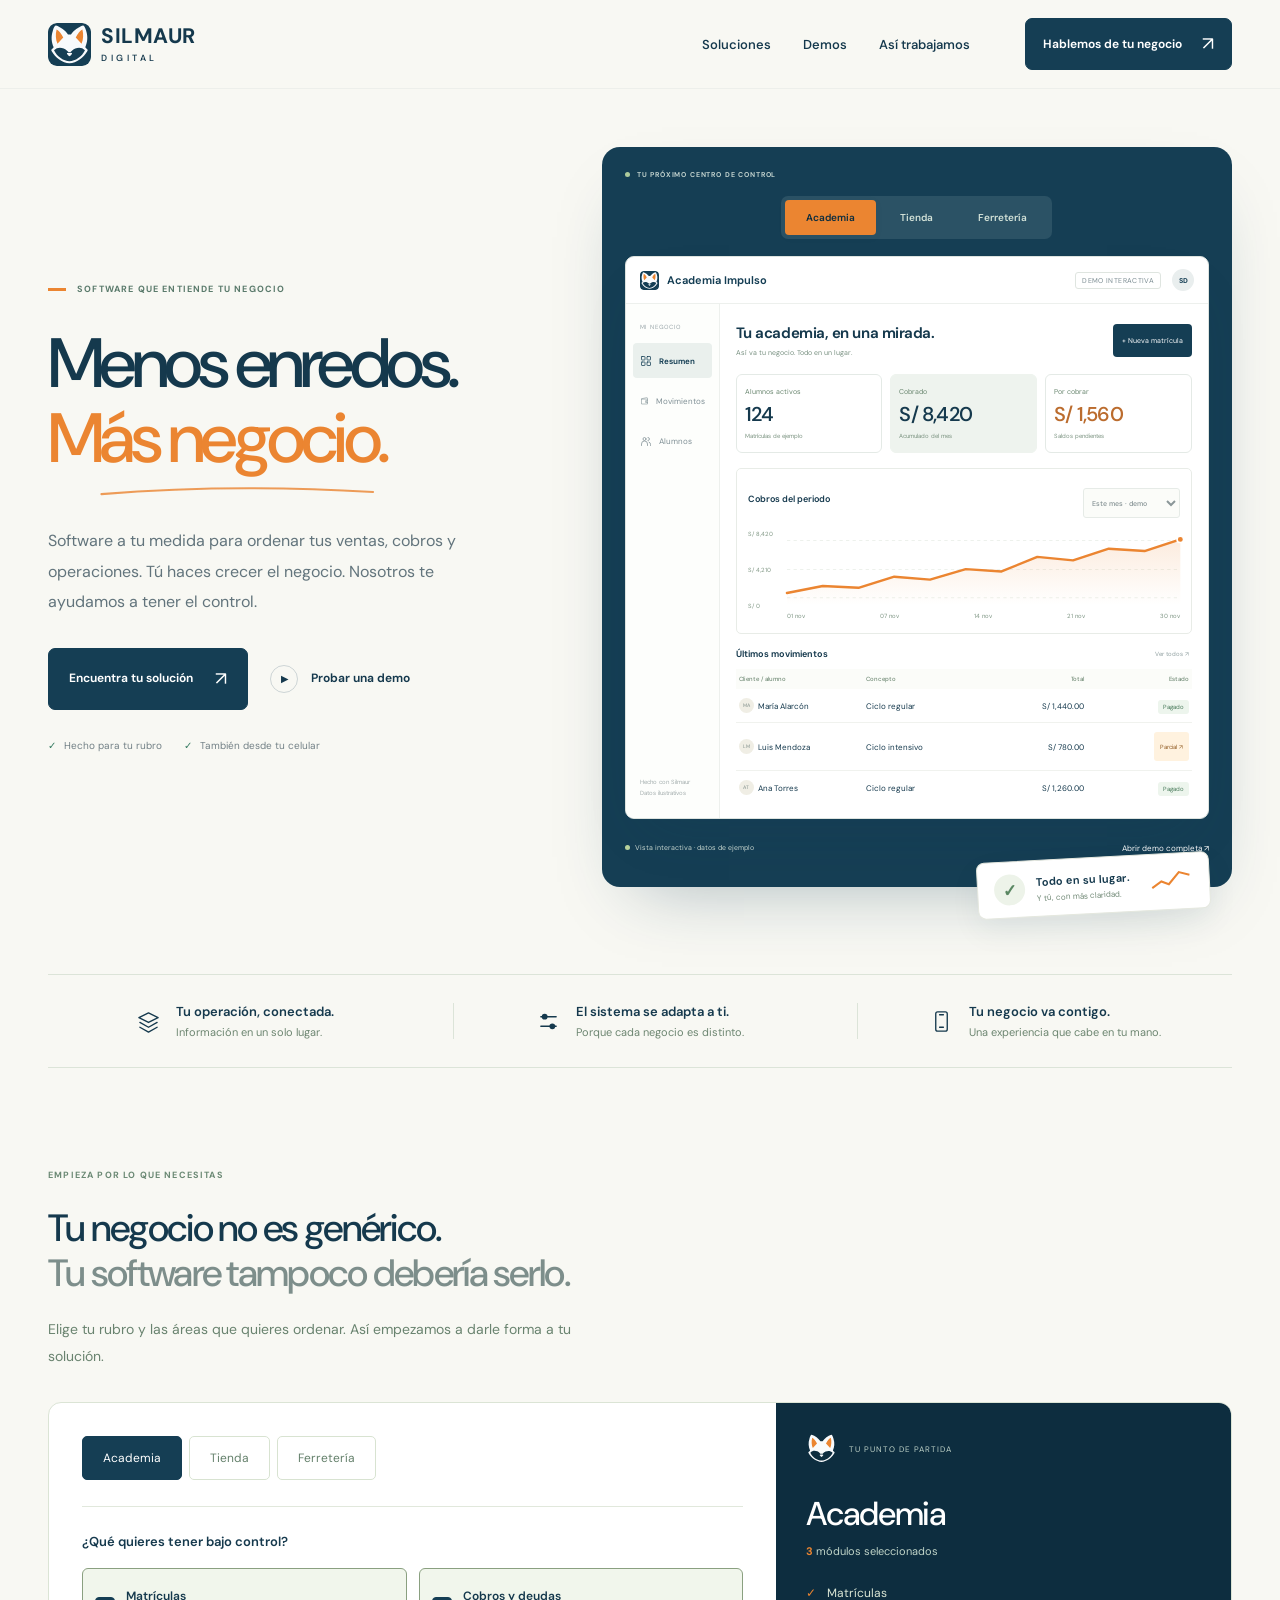
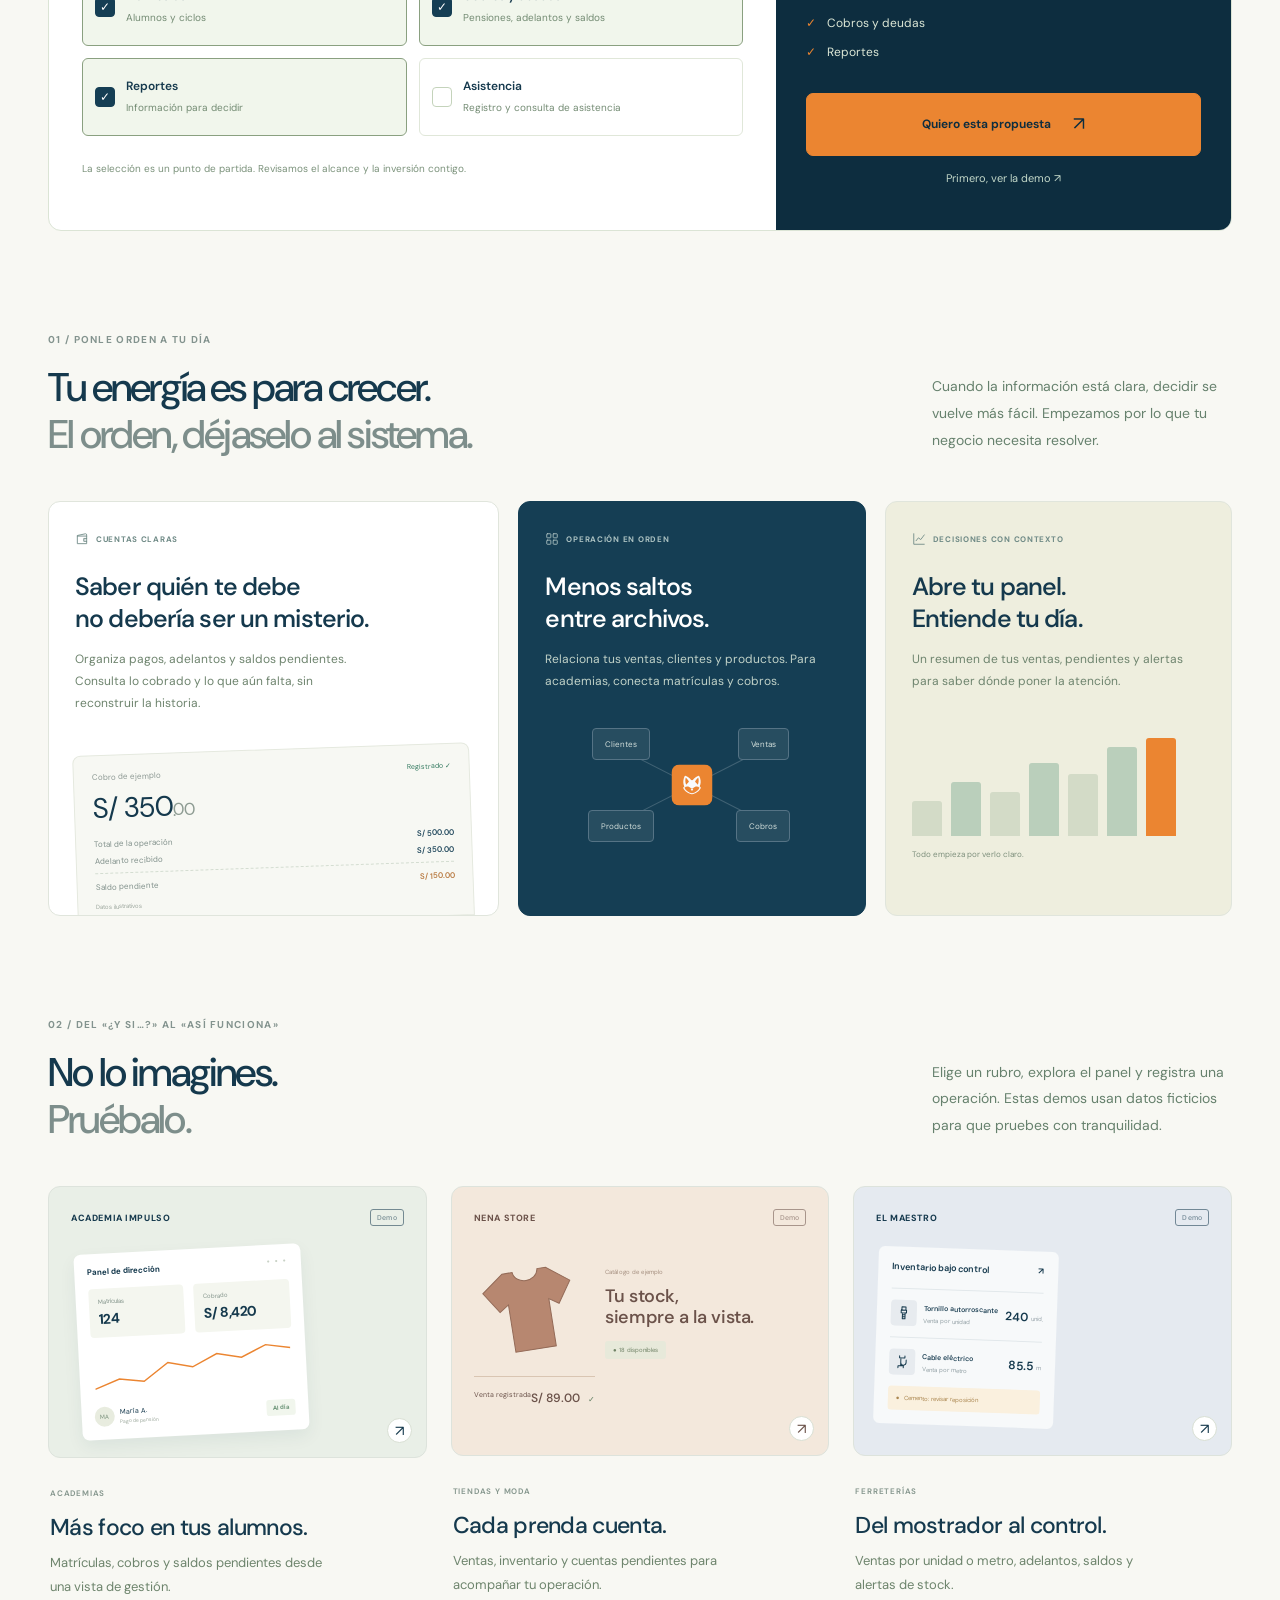
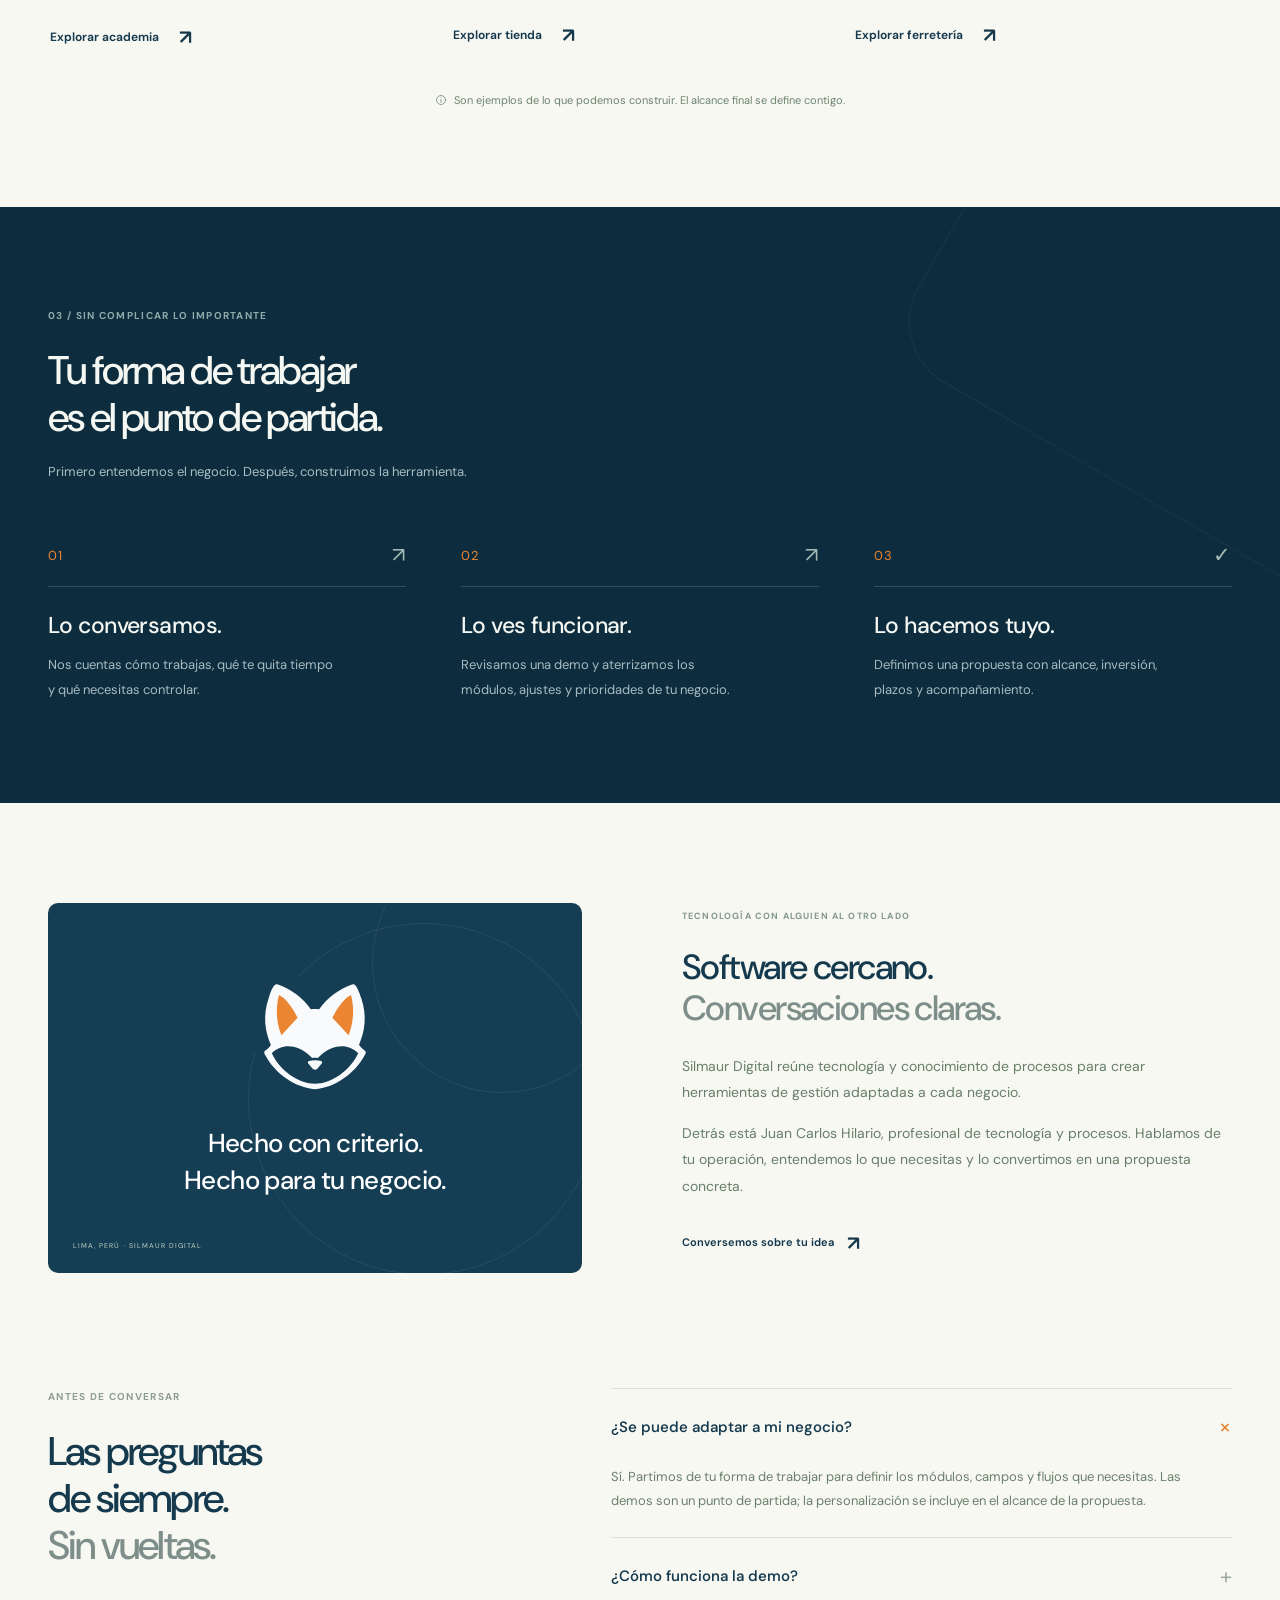
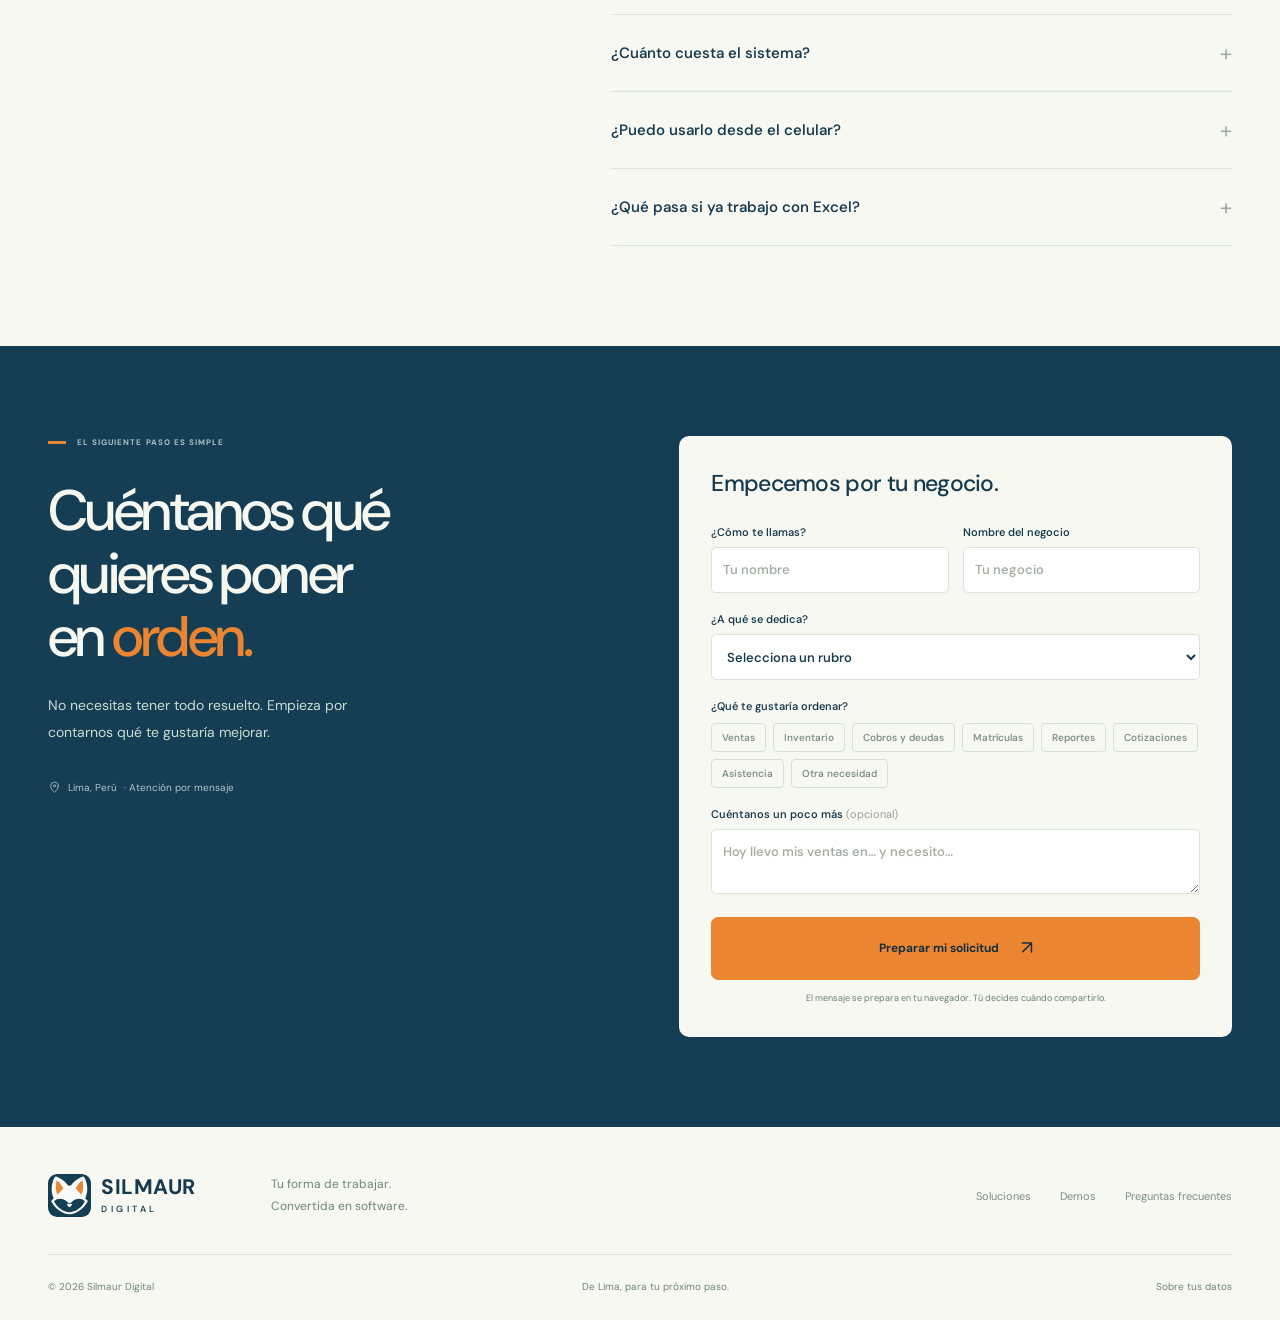
<file: Silmaur_Digital_Web_Completa/public_html/index.html>
<!doctype html>
<html lang="es">
<head>
  <meta charset="utf-8">
  <meta name="viewport" content="width=device-width, initial-scale=1">
  <meta name="theme-color" content="#153e54">
  <meta name="description" content="Software a tu medida para academias, tiendas y ferreterías. Explora las demos de Silmaur Digital y descubre una forma más clara de gestionar tu negocio.">
  <meta property="og:title" content="Silmaur Digital · Menos enredos. Más negocio.">
  <meta property="og:description" content="Tu forma de trabajar, convertida en software. Conoce nuestras demos interactivas.">
  <title>Silmaur Digital · Software a tu medida</title>
  <link rel="icon" href="assets/silmaur-symbol.svg" type="image/svg+xml">
  <link rel="preload" href="assets/dm-sans.ttf" as="font" type="font/ttf" crossorigin>
  <link rel="stylesheet" href="styles.css">
  <link rel="stylesheet" href="premium.css">
  <script src="config.js" defer>
</script>
  <script src="demo-engine.js" defer>
</script>
  <script src="app.js" defer>
</script>
  <script src="enhancements.js" defer>
</script>
</head>
<body>
  <div id="reading-progress" aria-hidden="true">
</div>
  <noscript>
<p class="noscript-note">Activa JavaScript para probar las demos y preparar tu solicitud.</p>
</noscript>
  <a class="skip-link" href="#contenido">Ir al contenido</a>
  <header class="site-header">
    <div class="container header-inner">
      <a class="brand" href="#inicio" aria-label="Silmaur Digital, inicio">
<img src="assets/silmaur-symbol.svg" alt="" width="43" height="43">
<span>SILMAUR<small>DIGITAL</small>
</span>
</a>
      <nav id="main-nav" aria-label="Navegación principal">
        <a href="#soluciones">Soluciones</a>
<a href="#demos">Demos</a>
<a href="#proceso">Así trabajamos</a>
      </nav>
      <a href="#contacto" class="button button-small header-cta">Hablemos de tu negocio <span aria-hidden="true">↗</span>
</a>
      <button class="menu-toggle" aria-controls="main-nav" aria-expanded="false" aria-label="Abrir menú">
<span>
</span>
<span>
</span>
</button>
    </div>
  </header>
  <main id="contenido">
    <section class="hero container" id="inicio">
      <div class="hero-copy">
        <p class="eyebrow">
<span>
</span> SOFTWARE QUE ENTIENDE TU NEGOCIO</p>
        <h1>
<span id="hero-headline">Menos enredos.</span>
<br>
<em id="hero-accent">Más negocio.</em>
<svg class="headline-stroke" viewBox="0 0 400 20" aria-hidden="true">
<path d="M5 13Q190 -2 393 10"/>
</svg>
</h1>
        <p class="hero-description">Software a tu medida para ordenar tus ventas, cobros y operaciones. Tú haces crecer el negocio. Nosotros te ayudamos a tener el control.</p>
        <div class="hero-actions">
<a class="button" href="#a-tu-medida">Encuentra tu solución <span aria-hidden="true">↗</span>
</a>
<a class="text-link" href="#demos">
<span class="play-icon" aria-hidden="true">▶</span> Probar una demo</a>
</div>
        <div class="hero-reassurance">
<span>
<i aria-hidden="true">✓</i> Hecho para tu rubro</span>
<span>
<i aria-hidden="true">✓</i> También desde tu celular</span>
</div>
      </div>
      <div class="hero-product">
        <div class="product-topline">
<span class="live-dot">
</span> TU PRÓXIMO CENTRO DE CONTROL <span class="tiny-arrow" aria-hidden="true">↙</span>
</div>
        <div class="sector-tabs" role="tablist" aria-label="Elige un negocio para la demo">
          <button role="tab" aria-selected="true" aria-controls="hero-app" id="tab-academia" data-sector="academia">Academia</button>
          <button role="tab" aria-selected="false" aria-controls="hero-app" id="tab-tienda" data-sector="tienda" tabindex="-1">Tienda</button>
          <button role="tab" aria-selected="false" aria-controls="hero-app" id="tab-ferreteria" data-sector="ferreteria" tabindex="-1">Ferretería</button>
        </div>
        <div id="hero-app" class="dashboard-app" role="tabpanel" aria-labelledby="tab-academia">
</div>
        <div class="product-footnote">
<span>
<span class="live-dot">
</span> Vista interactiva · datos de ejemplo</span>
<button id="open-hero-demo">Abrir demo completa ↗</button>
</div>
        <div class="floating-note" aria-hidden="true">
<span class="note-check">✓</span>
<div>Todo en su lugar.<small>Y tú, con más claridad.</small>
</div>
<svg viewBox="0 0 40 24">
<path d="m1 17 9-6 7 3 10-11 10 3"/>
</svg>
</div>
      </div>
    </section>
    <section class="clarity-strip container" aria-label="Beneficios">
      <div>
<span class="strip-icon" data-icon="layers">
</span>
<p>Tu operación, conectada.<small>Información en un solo lugar.</small>
</p>
</div>
      <div>
<span class="strip-icon" data-icon="sliders">
</span>
<p>El sistema se adapta a ti.<small>Porque cada negocio es distinto.</small>
</p>
</div>
      <div>
<span class="strip-icon" data-icon="phone">
</span>
<p>Tu negocio va contigo.<small>Una experiencia que cabe en tu mano.</small>
</p>
</div>
    </section>

    <section class="solution-builder container section-space" id="a-tu-medida">
      <div class="builder-intro reveal">
<p class="eyebrow">EMPIEZA POR LO QUE NECESITAS</p>
<h2>Tu negocio no es genérico.<br>
<span>Tu software tampoco debería serlo.</span>
</h2>
<p>Elige tu rubro y las áreas que quieres ordenar. Así empezamos a darle forma a tu solución.</p>
</div>
      <div class="builder-layout reveal">
        <div class="builder-controls">
<div id="solution-sectors" class="builder-sectors" role="group" aria-label="Rubro de la solución">
<button data-solution-sector="academia" aria-pressed="true">Academia</button>
<button data-solution-sector="tienda" aria-pressed="false">Tienda</button>
<button data-solution-sector="ferreteria" aria-pressed="false">Ferretería</button>
</div>
<fieldset class="module-fieldset">
<legend>¿Qué quieres tener bajo control?</legend>
<div id="solution-options" class="module-options">
</div>
</fieldset>
<p class="builder-caption">La selección es un punto de partida. Revisamos el alcance y la inversión contigo.</p>
</div>
        <aside class="solution-summary" aria-label="Tu selección de módulos">
<div class="summary-top">
<img src="assets/silmaur-symbol-white.svg" alt="" width="35" height="35">
<span>TU PUNTO DE PARTIDA</span>
</div>
<h3 id="solution-name">Academia</h3>
<p>
<strong id="solution-count">3</strong> módulos seleccionados</p>
<ul id="solution-list" aria-live="polite">
</ul>
<button class="button button-orange" id="solution-proposal">Quiero esta propuesta <span aria-hidden="true">↗</span>
</button>
<button class="summary-demo-link" id="solution-demo">Primero, ver la demo ↗</button>
</aside>
      </div>
    </section>
    <section class="solutions-section section-space" id="soluciones">
      <div class="container">
        <div class="section-intro reveal">
<p class="eyebrow">01 / PONLE ORDEN A TU DÍA</p>
<div class="split-heading">
<h2>Tu energía es para crecer.<br>
<span>El orden, déjaselo al sistema.</span>
</h2>
<p>Cuando la información está clara, decidir se vuelve más fácil. Empezamos por lo que tu negocio necesita resolver.</p>
</div>
</div>
        <div class="solutions-grid">
          <article class="solution-card solution-wide reveal">
<div class="card-eyebrow">
<span data-icon="wallet">
</span> CUENTAS CLARAS</div>
<h3>Saber quién te debe<br>no debería ser un misterio.</h3>
<p>Organiza pagos, adelantos y saldos pendientes. Consulta lo cobrado y lo que aún falta, sin reconstruir la historia.</p>
<div class="receipt-demo" aria-label="Ejemplo ilustrativo de saldo">
<div class="receipt-head">
<span>Cobro de ejemplo</span>
<span class="status-paid">Registrado <span aria-hidden="true">✓</span>
</span>
</div>
<div class="receipt-amount">S/ 350<span>.00</span>
</div>
<div class="receipt-lines">
<span>Total de la operación<strong>S/ 500.00</strong>
</span>
<span>Adelanto recibido<strong>S/ 350.00</strong>
</span>
<span class="receipt-balance">Saldo pendiente<strong>S/ 150.00</strong>
</span>
</div>
<small>Datos ilustrativos</small>
</div>
</article>
          <article class="solution-card solution-blue reveal">
<div class="card-eyebrow">
<span data-icon="grid">
</span> OPERACIÓN EN ORDEN</div>
<h3>Menos saltos<br>entre archivos.</h3>
<p>Relaciona tus ventas, clientes y productos. Para academias, conecta matrículas y cobros.</p>
<div class="connected-modules" aria-hidden="true">
<span>Clientes</span>
<span>Ventas</span>
<img src="assets/silmaur-symbol-white.svg" alt="">
<span>Productos</span>
<span>Cobros</span>
</div>
</article>
          <article class="solution-card solution-sand reveal">
<div class="card-eyebrow">
<span data-icon="chart">
</span> DECISIONES CON CONTEXTO</div>
<h3>Abre tu panel.<br>Entiende tu día.</h3>
<p>Un resumen de tus ventas, pendientes y alertas para saber dónde poner la atención.</p>
<div class="mini-bars" aria-hidden="true">
<i style="--bar:34%">
</i>
<i style="--bar:52%">
</i>
<i style="--bar:42%">
</i>
<i style="--bar:70%">
</i>
<i style="--bar:60%">
</i>
<i style="--bar:86%">
</i>
<i style="--bar:100%">
</i>
<span>Todo empieza por verlo claro.</span>
</div>
</article>
        </div>
      </div>
    </section>
    <section class="demos-section section-space container" id="demos">
      <div class="section-intro reveal">
<p class="eyebrow">02 / DEL «¿Y SI…?» AL «ASÍ FUNCIONA»</p>
<div class="split-heading">
<h2>No lo imagines.<br>
<span>Pruébalo.</span>
</h2>
<p>Elige un rubro, explora el panel y registra una operación. Estas demos usan datos ficticios para que pruebes con tranquilidad.</p>
</div>
</div>
      <div class="demo-grid">
        <article class="demo-card reveal">
<button class="demo-visual academy-visual" data-open-demo="academia" aria-label="Abrir demo de Academia Impulso">
<span class="visual-label">ACADEMIA IMPULSO <i>Demo</i>
</span>
<div class="mini-window">
<div class="mini-window-head">
<b>Panel de dirección</b>
<span>● ● ●</span>
</div>
<div class="mini-metrics">
<div>
<span>Matrículas</span>
<b>124</b>
</div>
<div>
<span>Cobrado</span>
<b>S/ 8,420</b>
</div>
</div>
<div class="mini-window-chart">
<svg viewBox="0 0 280 64" aria-hidden="true">
<path d="M0 56 35 43 70 48 105 23 140 31 175 14 210 21 245 5 280 11"/>
</svg>
</div>
<div class="mini-person">
<span>MA</span>
<div>María A.<small>Pago de pensión</small>
</div>
<b>Al día</b>
</div>
</div>
<span class="visual-open" aria-hidden="true">↗</span>
</button>
<div class="demo-card-copy">
<span class="tag">ACADEMIAS</span>
<h3>Más foco en tus alumnos.</h3>
<p>Matrículas, cobros y saldos pendientes desde una vista de gestión.</p>
<button class="text-link" data-open-demo="academia">Explorar academia <span aria-hidden="true">↗</span>
</button>
</div>
</article>
        <article class="demo-card reveal">
<button class="demo-visual store-visual" data-open-demo="tienda" aria-label="Abrir demo de NENA STORE">
<span class="visual-label">NENA STORE <i>Demo</i>
</span>
<div class="store-product">
<div class="shirt" aria-hidden="true">
<svg viewBox="0 0 140 140">
<path d="m43 20-28 21 18 27 12-8v61h52V60l12 8 18-27-28-21H88c-2 17-30 17-32 0Z"/>
</svg>
</div>
<div>
<span>Catálogo de ejemplo</span>
<b>Tu stock,<br>siempre a la vista.</b>
<span class="stock-chip">● 18 disponibles</span>
</div>
</div>
<div class="store-bottom">
<span>Venta registrada</span>
<strong>S/ 89.00 <i>✓</i>
</strong>
</div>
<span class="visual-open" aria-hidden="true">↗</span>
</button>
<div class="demo-card-copy">
<span class="tag">TIENDAS Y MODA</span>
<h3>Cada prenda cuenta.</h3>
<p>Ventas, inventario y cuentas pendientes para acompañar tu operación.</p>
<button class="text-link" data-open-demo="tienda">Explorar tienda <span aria-hidden="true">↗</span>
</button>
</div>
</article>
        <article class="demo-card reveal">
<button class="demo-visual hardware-visual" data-open-demo="ferreteria" aria-label="Abrir demo de EL MAESTRO">
<span class="visual-label">EL MAESTRO <i>Demo</i>
</span>
<div class="hardware-list">
<div class="hardware-title">Inventario bajo control <span>↗</span>
</div>
<div>
<span class="hardware-icon" data-icon="bolt">
</span>
<p>Tornillo autorroscante<small>Venta por unidad</small>
</p>
<b>240 <small>unid.</small>
</b>
</div>
<div>
<span class="hardware-icon" data-icon="cable">
</span>
<p>Cable eléctrico<small>Venta por metro</small>
</p>
<b>85.5 <small>m</small>
</b>
</div>
<div class="hardware-alert">
<span>●</span> Cemento: revisar reposición</div>
</div>
<span class="visual-open" aria-hidden="true">↗</span>
</button>
<div class="demo-card-copy">
<span class="tag">FERRETERÍAS</span>
<h3>Del mostrador al control.</h3>
<p>Ventas por unidad o metro, adelantos, saldos y alertas de stock.</p>
<button class="text-link" data-open-demo="ferreteria">Explorar ferretería <span aria-hidden="true">↗</span>
</button>
</div>
</article>
      </div>
      <p class="demo-caption">
<span data-icon="info">
</span> Son ejemplos de lo que podemos construir. El alcance final se define contigo.</p>
    </section>
    <section class="process-section section-space" id="proceso">
<div class="container">
<div class="process-heading reveal">
<p class="eyebrow">03 / SIN COMPLICAR LO IMPORTANTE</p>
<h2>Tu forma de trabajar<br>es el punto de partida.</h2>
<p>Primero entendemos el negocio. Después, construimos la herramienta.</p>
</div>
<div class="process-steps">
<article class="reveal">
<span class="step-number">01<span aria-hidden="true">↗</span>
</span>
<h3>Lo conversamos.</h3>
<p>Nos cuentas cómo trabajas, qué te quita tiempo y qué necesitas controlar.</p>
</article>
<article class="reveal">
<span class="step-number">02<span aria-hidden="true">↗</span>
</span>
<h3>Lo ves funcionar.</h3>
<p>Revisamos una demo y aterrizamos los módulos, ajustes y prioridades de tu negocio.</p>
</article>
<article class="reveal">
<span class="step-number">03<span aria-hidden="true">✓</span>
</span>
<h3>Lo hacemos tuyo.</h3>
<p>Definimos una propuesta con alcance, inversión, plazos y acompañamiento.</p>
</article>
</div>
</div>
</section>
    <section class="about-section container section-space">
<div class="about-mark reveal">
<div class="orbit-ring">
</div>
<img src="assets/silmaur-symbol.svg" alt="Símbolo de Silmaur Digital" width="130" height="130">
<span class="about-label">Hecho con criterio.<br>Hecho para tu negocio.</span>
<span class="about-coordinate">LIMA, PERÚ · SILMAUR DIGITAL</span>
</div>
<div class="about-copy reveal">
<p class="eyebrow">TECNOLOGÍA CON ALGUIEN AL OTRO LADO</p>
<h2>Software cercano.<br>
<span>Conversaciones claras.</span>
</h2>
<p>Silmaur Digital reúne tecnología y conocimiento de procesos para crear herramientas de gestión adaptadas a cada negocio.</p>
<p>Detrás está Juan Carlos Hilario, profesional de tecnología y procesos. Hablamos de tu operación, entendemos lo que necesitas y lo convertimos en una propuesta concreta.</p>
<a href="#contacto" class="text-link">Conversemos sobre tu idea <span aria-hidden="true">↗</span>
</a>
</div>
</section>
    <section class="faq-section section-space container" id="preguntas">
<div class="faq-intro reveal">
<p class="eyebrow">ANTES DE CONVERSAR</p>
<h2>Las preguntas<br>de siempre.<br>
<span>Sin vueltas.</span>
</h2>
</div>
<div class="faq-list reveal">
<details open>
<summary>¿Se puede adaptar a mi negocio?<span aria-hidden="true">+</span>
</summary>
<p>Sí. Partimos de tu forma de trabajar para definir los módulos, campos y flujos que necesitas. Las demos son un punto de partida; la personalización se incluye en el alcance de la propuesta.</p>
</details>
<details>
<summary>¿Cómo funciona la demo?<span aria-hidden="true">+</span>
</summary>
<p>Elige una demo y explórala a tu ritmo. Puedes registrar ventas, adelantos y abonos y exportar un CSV con datos ficticios. Las pruebas se conservan en esta sesión del navegador; puedes reiniciarlas. Las acciones de esta muestra no representan ventas, cobros o matrículas reales.</p>
</details>
<details>
<summary>¿Cuánto cuesta el sistema?<span aria-hidden="true">+</span>
</summary>
<p>La inversión depende de los módulos, las personalizaciones y los servicios que requieras. Después de conocer tu operación, definimos una propuesta con alcance, modalidad de pago y costos de infraestructura cuando correspondan.</p>
</details>
<details>
<summary>¿Puedo usarlo desde el celular?<span aria-hidden="true">+</span>
</summary>
<p>Esta web y sus demos se adaptan al celular. Para tu sistema, revisamos qué tareas necesitas hacer desde el teléfono y las contemplamos en el diseño y la propuesta.</p>
</details>
<details>
<summary>¿Qué pasa si ya trabajo con Excel?<span aria-hidden="true">+</span>
</summary>
<p>Podemos revisar qué información tienes y evaluar cómo incorporarla. La limpieza de datos, importación y migración se acuerdan antes de empezar.</p>
</details>
</div>
</section>
    <section class="contact-section" id="contacto">
<div class="container contact-grid">
<div class="contact-copy reveal">
<p class="eyebrow">
<span>
</span> EL SIGUIENTE PASO ES SIMPLE</p>
<h2>Cuéntanos qué<br>quieres poner<br>en <em>orden.</em>
</h2>
<p>No necesitas tener todo resuelto. Empieza por contarnos qué te gustaría mejorar.</p>
<span class="contact-location">
<span data-icon="pin">
</span>
<span id="contact-location">Lima, Perú</span> · Atención por mensaje</span>
<a id="contact-email" class="contact-email" hidden>
</a>
</div>
<form id="brief-form" class="brief-form reveal">
<h3>Empecemos por tu negocio.</h3>
<div class="form-row">
<label>¿Cómo te llamas?<input name="name" autocomplete="given-name" placeholder="Tu nombre" maxlength="70" required>
</label>
<label>Nombre del negocio<input name="business" autocomplete="organization" placeholder="Tu negocio" maxlength="100" required>
</label>
</div>
<label>¿A qué se dedica?<select name="sector" required>
<option value="">Selecciona un rubro</option>
<option>Academia o centro educativo</option>
<option>Tienda o moda</option>
<option>Ferretería</option>
<option>Ventas en vivo</option>
<option>Otro negocio</option>
</select>
</label>
<fieldset>
<legend>¿Qué te gustaría ordenar?</legend>
<div class="needs-options">
<label>
<input type="checkbox" name="needs" value="Ventas">
<span>Ventas</span>
</label>
<label>
<input type="checkbox" name="needs" value="Inventario">
<span>Inventario</span>
</label>
<label>
<input type="checkbox" name="needs" value="Cobros y deudas">
<span>Cobros y deudas</span>
</label>
<label>
<input type="checkbox" name="needs" value="Matrículas">
<span>Matrículas</span>
</label>
<label>
<input type="checkbox" name="needs" value="Reportes">
<span>Reportes</span>
</label>
<label>
<input type="checkbox" name="needs" value="Cotizaciones">
<span>Cotizaciones</span>
</label>
<label>
<input type="checkbox" name="needs" value="Asistencia">
<span>Asistencia</span>
</label>
<label>
<input type="checkbox" name="needs" value="Otra necesidad">
<span>Otra necesidad</span>
</label>
</div>
</fieldset>
<label>Cuéntanos un poco más <span class="optional">(opcional)</span>
<textarea name="message" rows="2" placeholder="Hoy llevo mis ventas en… y necesito…" maxlength="1200">
</textarea>
</label>
<button class="button button-orange" id="brief-submit" type="submit">Preparar mi solicitud <span aria-hidden="true">↗</span>
</button>
<p class="form-note" id="form-note">El mensaje se prepara en tu navegador. Tú decides cuándo compartirlo.</p>
<div class="brief-result" id="brief-result" hidden>
<label>Tu solicitud está lista<textarea id="brief-text" rows="6" readonly>
</textarea>
</label>
<div class="brief-actions">
<button type="button" id="copy-brief" class="button button-small">Copiar solicitud <span aria-hidden="true">⧉</span>
</button>
<button type="button" id="download-brief" class="button button-small button-ghost">Descargar mensaje ↓</button>
<a id="send-email" class="button button-small button-ghost" hidden>Abrir correo ↗</a>
<a id="send-whatsapp" class="button button-small button-orange" target="_blank" rel="noopener noreferrer" hidden>Abrir WhatsApp ↗</a>
</div>
<p id="brief-result-note">La solicitud aún no se ha enviado. Puedes copiarla para compartirla.</p>
</div>
</form>
</div>
</section>
  </main>
  <footer class="site-footer">
<div class="container">
<div class="footer-top">
<a class="brand" href="#inicio" aria-label="Silmaur Digital, volver al inicio">
<img src="assets/silmaur-symbol.svg" alt="" width="43" height="43">
<span>SILMAUR<small>DIGITAL</small>
</span>
</a>
<p>Tu forma de trabajar.<br>Convertida en software.</p>
<nav aria-label="Enlaces de pie de página">
<a href="#soluciones">Soluciones</a>
<a href="#demos">Demos</a>
<a href="#preguntas">Preguntas frecuentes</a>
</nav>
</div>
<div class="footer-bottom">
<span>© <span id="copyright-year">2026</span> <span class="brand-name">Silmaur Digital</span>
</span>
<span>De Lima, para tu próximo paso.</span>
<button class="customize-link" id="privacy-info">Sobre tus datos</button>
<button class="customize-link" id="open-customizer" hidden>
<span data-icon="sliders">
</span> Personalizar esta vista</button>
</div>
</div>
</footer>
  <dialog id="demo-dialog" class="demo-dialog">
<div class="dialog-heading">
<div>
<p class="eyebrow">EXPLORA A TU RITMO</p>
<h2 id="demo-dialog-title">Demo interactiva</h2>
</div>
<button class="icon-button" data-close-dialog="demo-dialog" aria-label="Cerrar demo">×</button>
</div>
<div class="demo-dialog-notice">
<span data-icon="info">
</span> Datos ficticios. Puedes registrar ventas, adelantos y abonos. Las pruebas solo viven en esta sesión.</div>
<div class="demo-toolbar">
<span>Tu negocio. A tu ritmo.</span>
<button id="export-demo">Descargar movimientos CSV ↓</button>
</div>
<div id="modal-app" class="dashboard-app">
</div>
<div class="dialog-bottom">
<button class="text-link" id="reset-demo">Reiniciar demo <span aria-hidden="true">↻</span>
</button>
<button class="button button-small" id="choose-demo">Quiero algo así para mi negocio ↗</button>
</div>
</dialog>

  <dialog id="transaction-dialog" class="transaction-dialog">
<div class="dialog-heading">
<h2 id="transaction-title">Nueva operación de ejemplo</h2>
<button class="icon-button" data-close-dialog="transaction-dialog" aria-label="Cerrar formulario">×</button>
</div>
<p class="transaction-note">Datos ficticios. No se procesa ningún pago real.</p>
    <form id="transaction-form">
      <label>Cliente o alumno<input name="customer" placeholder="Ej. Lucía Ramírez" maxlength="60" required>
</label>
      <label class="academy-only">Concepto<input name="concept" placeholder="Ej. Matrícula ciclo intensivo" maxlength="90" required>
</label>
      <label class="academy-only">Total en soles<input name="amount" type="number" inputmode="decimal" min="0.01" max="1000000" step="0.01" required>
</label>
      <label class="product-only">Producto<select name="product" required>
</select>
</label>
      <div class="form-row product-only">
<label>
<span id="quantity-unit">Cantidad</span>
<input name="quantity" type="number" inputmode="decimal" min="1" step="1" value="1" required>
</label>
<label>Precio unitario en soles<input name="price" type="number" inputmode="decimal" min="0.01" max="1000000" step="0.01" required>
</label>
</div>
      <div class="operation-total">
<span>Total de la operación</span>
<output id="operation-total">S/ 0.00</output>
</div>
      <label>¿Cómo se paga?<select name="paymentMode">
<option value="full">Pago completo</option>
<option value="partial">Adelanto / pago parcial</option>
<option value="pending">Todo pendiente</option>
</select>
</label>
      <label id="initial-payment-label" hidden>Adelanto en soles<input name="payment" type="number" inputmode="decimal" min="0" step="0.01" value="0" disabled required>
</label>
      <p id="transaction-error" class="field-error" role="alert">
</p>
<button class="button" type="submit">Registrar en la demo <span aria-hidden="true">✓</span>
</button>
    </form>
  </dialog>
  <dialog id="payment-dialog" class="transaction-dialog">
<div class="dialog-heading">
<h2>Registrar abono</h2>
<button class="icon-button" data-close-dialog="payment-dialog" aria-label="Cerrar abono">×</button>
</div>
<p class="transaction-note">El abono reduce el saldo pendiente. No descuenta stock nuevamente.</p>
<div class="payment-summary">
<span id="payment-customer">
</span>
<small>Saldo pendiente</small>
<strong id="payment-balance">
</strong>
</div>
<form id="payment-form">
<label>Abono en soles<input name="amount" type="number" inputmode="decimal" min="0.01" step="0.01" required>
</label>
<p id="payment-error" class="field-error" role="alert">
</p>
<button class="button" type="submit">Registrar abono ✓</button>
</form>
</dialog>
  <dialog id="customizer-dialog" class="customizer-dialog">
<div class="dialog-heading">
<div>
<p class="eyebrow">HAZLA TUYA</p>
<h2>Personaliza esta vista.</h2>
</div>
<button class="icon-button" data-close-dialog="customizer-dialog" aria-label="Cerrar personalización">×</button>
</div>
<p>Prueba cambios aquí y descarga config.js para subirlos a tu hosting. Esta vista no modifica el servidor.</p>
<form id="customizer-form">
<label>Nombre de la marca<input name="brand" maxlength="45" required>
</label>
<label>Primera línea del titular<input name="headline" maxlength="40" required>
</label>
<label>Segunda línea del titular<input name="headlineAccent" maxlength="40" required>
</label>
<label>Descripción principal<textarea name="description" rows="3" maxlength="350" required>
</textarea>
</label>
<label>Ubicación<input name="location" maxlength="80" required>
</label>
<label>Correo comercial (opcional)<input name="email" type="email">
</label>
<label class="color-label">Color de acento<input name="accent" type="color" value="#eb8531">
</label>
<label>WhatsApp comercial <span class="optional">(opcional)</span>
<input name="whatsapp" inputmode="tel" autocomplete="tel" placeholder="Ej. 51987654321" pattern="[+0-9\s()-]{8,22}" maxlength="22">
<small>Incluye el código de país. Activa el enlace de contacto en esta vista.</small>
</label>
<button type="button" id="export-config" class="button button-orange">Descargar config.js ↓</button>
<button type="submit" class="button">Aplicar cambios <span aria-hidden="true">✓</span>
</button>
<button type="button" class="text-link" id="reset-customizer">Restaurar vista original ↻</button>
</form>
</dialog>
  <dialog id="privacy-dialog" class="transaction-dialog">
<div class="dialog-heading">
<h2>Sobre tus datos.</h2>
<button class="icon-button" data-close-dialog="privacy-dialog" aria-label="Cerrar información de datos">×</button>
</div>
<div class="privacy-copy">
<p>El formulario prepara un mensaje en tu navegador. Esta web no lo envía automáticamente ni lo guarda en una base de datos.</p>
<p>Si eliges WhatsApp o correo, el texto se abre en la aplicación correspondiente y tú decides si enviarlo. Esos servicios tienen sus propias condiciones de privacidad.</p>
<p>Las operaciones de las demos se conservan en la sesión de esta pestaña. Puedes borrarlas con «Reiniciar demo» o al cerrar la pestaña. El editor puede guardar preferencias de vista en este dispositivo.</p>
<p>Esta web no incluye publicidad ni analítica de terceros. El proveedor de hosting puede conservar sus propios registros de acceso.</p>
</div>
</dialog>
  <nav id="mobile-actions" class="mobile-actions" aria-label="Acciones rápidas">
<a href="#demos">Probar una demo</a>
<a href="#contacto">Pedir propuesta ↗</a>
</nav>
  <div id="toast" class="toast" role="status" aria-live="polite">
</div>
</body>
</html>
</file>
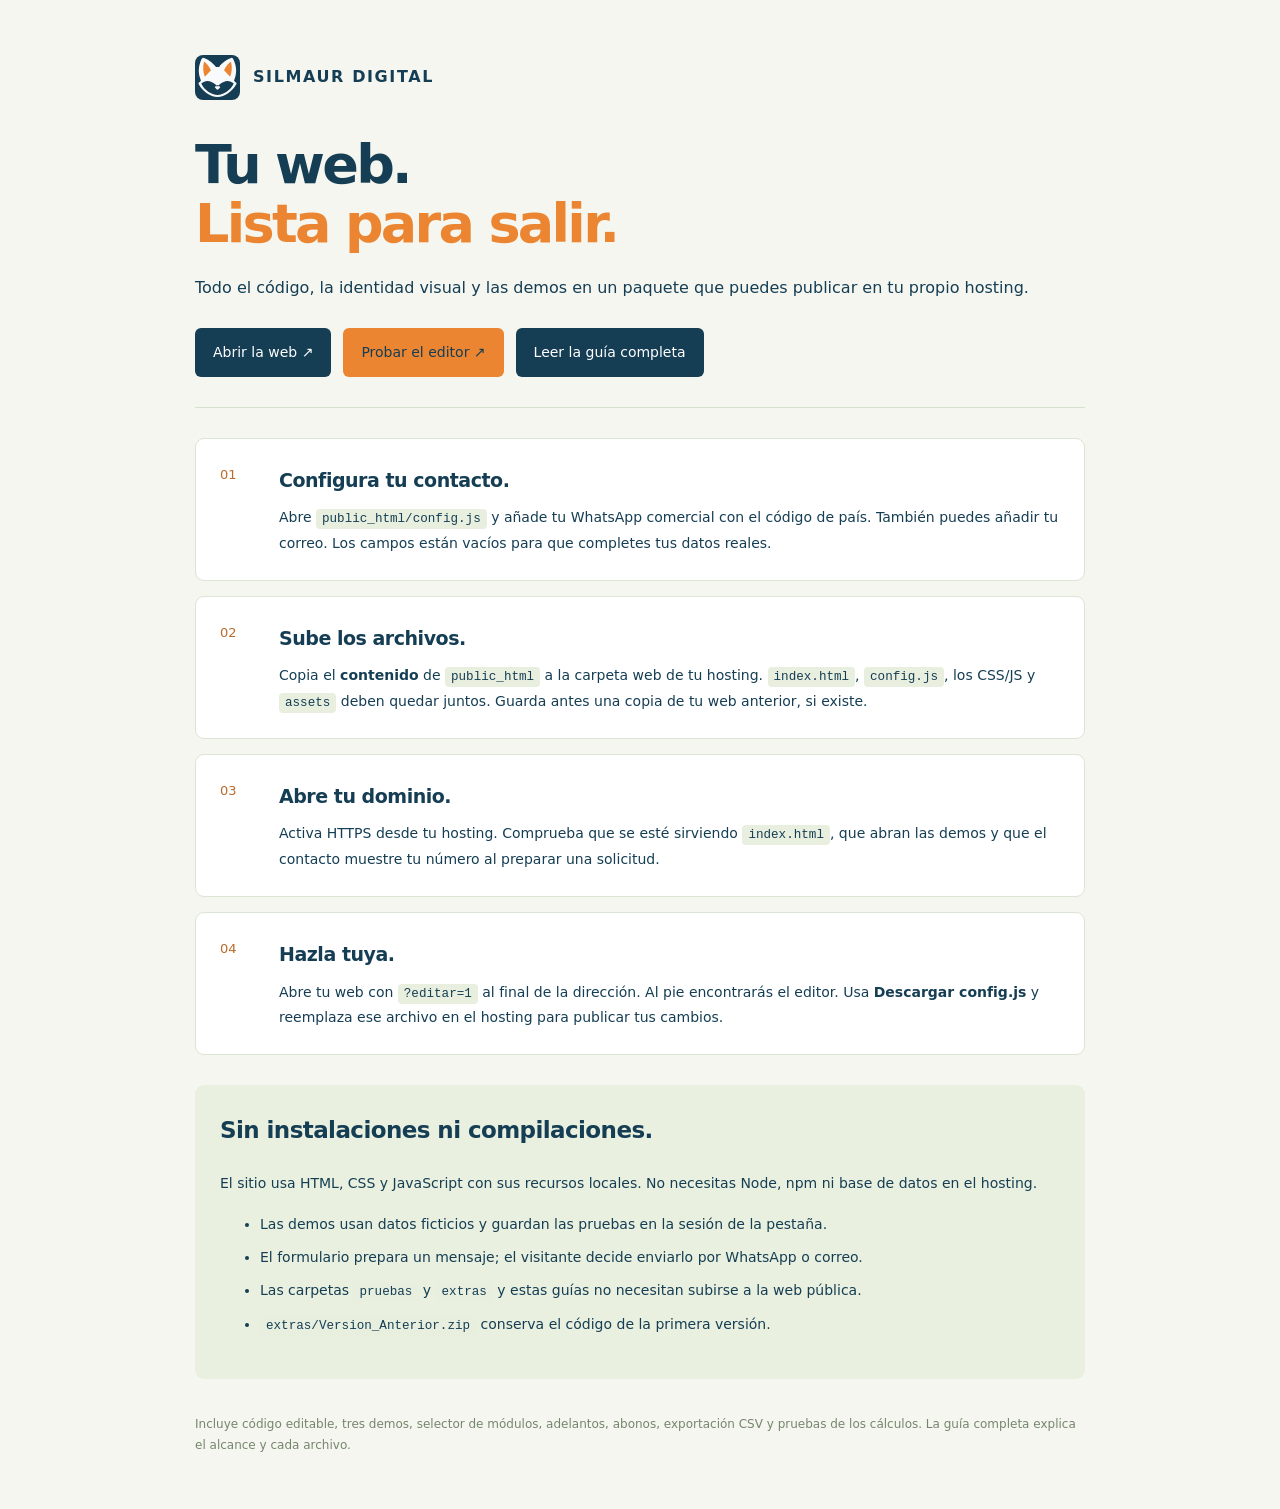
<file: Silmaur_Digital_Web_Completa/LEEME_PRIMERO.html>
<!doctype html>
<html lang="es">
<head>
  <meta charset="utf-8">
  <meta name="viewport" content="width=device-width,initial-scale=1">
  <title>Silmaur Digital · Tu web lista para publicar</title>
  <style>
    *{box-sizing:border-box}body{margin:0;background:#f5f6ef;color:#153e54;font:16px/1.8 system-ui,sans-serif}main{max-width:940px;margin:auto;padding:55px 25px}header{border-bottom:1px solid #d7e1d0;padding-bottom:30px;margin-bottom:30px}.brand{display:flex;gap:13px;align-items:center;font-size:16px;letter-spacing:.1em;font-weight:700}.brand img{width:45px;height:45px}h1{font-size:clamp(32px,5vw,54px);font-weight:600;line-height:1.1;letter-spacing:-.05em;margin:35px 0 20px}h1 span{color:#eb8531}h2{font-size:23px;font-weight:600;letter-spacing:-.025em;margin-top:0}a{color:#153e54;text-underline-offset:4px}code{background:#e8efdf;padding:3px 6px;border-radius:4px;font-size:.9em}.actions{display:flex;gap:12px;flex-wrap:wrap;margin-top:25px}.button{background:#153e54;color:white;text-decoration:none;padding:12px 18px;border-radius:6px;font-size:14px}.button.orange{background:#eb8531;color:#153e54}.step{display:grid;grid-template-columns:45px 1fr;gap:14px;background:white;border:1px solid #dce5d4;border-radius:9px;padding:24px;margin:15px 0}.step>span{font-size:13px;color:#b96c2b}.step p{margin:0;font-size:14px}.step h2{font-size:19px;margin:0 0 8px}.note{background:#eaf0df;border-radius:9px;padding:25px;margin-top:30px}.note p{font-size:14px}footer{font-size:12px;color:#75866e;margin-top:35px}li{font-size:14px;margin-bottom:8px}
  </style>
</head>
<body><main>
  <header><div class="brand"><img src="public_html/assets/silmaur-symbol.svg" alt="">SILMAUR DIGITAL</div><h1>Tu web.<br><span>Lista para salir.</span></h1><p>Todo el código, la identidad visual y las demos en un paquete que puedes publicar en tu propio hosting.</p><div class="actions"><a class="button" href="public_html/index.html">Abrir la web ↗</a><a class="button orange" href="public_html/index.html?editar=1">Probar el editor ↗</a><a class="button" href="INSTALACION.md">Leer la guía completa</a></div></header>
  <div class="step"><span>01</span><div><h2>Configura tu contacto.</h2><p>Abre <code>public_html/config.js</code> y añade tu WhatsApp comercial con el código de país. También puedes añadir tu correo. Los campos están vacíos para que completes tus datos reales.</p></div></div>
  <div class="step"><span>02</span><div><h2>Sube los archivos.</h2><p>Copia el <strong>contenido</strong> de <code>public_html</code> a la carpeta web de tu hosting. <code>index.html</code>, <code>config.js</code>, los CSS/JS y <code>assets</code> deben quedar juntos. Guarda antes una copia de tu web anterior, si existe.</p></div></div>
  <div class="step"><span>03</span><div><h2>Abre tu dominio.</h2><p>Activa HTTPS desde tu hosting. Comprueba que se esté sirviendo <code>index.html</code>, que abran las demos y que el contacto muestre tu número al preparar una solicitud.</p></div></div>
  <div class="step"><span>04</span><div><h2>Hazla tuya.</h2><p>Abre tu web con <code>?editar=1</code> al final de la dirección. Al pie encontrarás el editor. Usa <strong>Descargar config.js</strong> y reemplaza ese archivo en el hosting para publicar tus cambios.</p></div></div>
  <section class="note"><h2>Sin instalaciones ni compilaciones.</h2><p>El sitio usa HTML, CSS y JavaScript con sus recursos locales. No necesitas Node, npm ni base de datos en el hosting.</p><ul><li>Las demos usan datos ficticios y guardan las pruebas en la sesión de la pestaña.</li><li>El formulario prepara un mensaje; el visitante decide enviarlo por WhatsApp o correo.</li><li>Las carpetas <code>pruebas</code> y <code>extras</code> y estas guías no necesitan subirse a la web pública.</li><li><code>extras/Version_Anterior.zip</code> conserva el código de la primera versión.</li></ul></section>
  <footer>Incluye código editable, tres demos, selector de módulos, adelantos, abonos, exportación CSV y pruebas de los cálculos. La guía completa explica el alcance y cada archivo.</footer>
</main></body></html>
</file>
<file: Silmaur_Digital_Web_Completa/public_html/styles.css>
@font-face {
  font-family:'DM Sans';
  src:url('assets/dm-sans.ttf') format('truetype');
  font-weight:100 1000;
  font-style:normal;
  font-display:swap
}
:root {
  --navy:#153e54;
  --deep:#0d2d3f;
  --accent:#eb8531;
  --ink:#15394d;
  --muted:#6d7d83;
  --paper:#f8f8f3;
  --line:#dfe4df;
  --green:#347a60;
  --font:'DM Sans',sans-serif
}
* {
  box-sizing:border-box
}
html {
  scroll-behavior:smooth;
  scroll-padding-top:102px
}
body {
  margin:0;
  background:var(--paper);
  font-family:var(--font);
  color:var(--ink);
  font-size:15px;
  -webkit-font-smoothing:antialiased
}
button,input,select,textarea {
  font:inherit
}
button,a,input,select,textarea {
  -webkit-tap-highlight-color:transparent
}
button,a {
  touch-action:manipulation
}
button {
  cursor:pointer
}
button:disabled {
  cursor:default
}
a {
  color:inherit;
  text-decoration:none
}
button {
  color:inherit
}
button,select {
  background:none
}
input,textarea,select {
  min-width:0
}
a:focus-visible,button:focus-visible,input:focus-visible,select:focus-visible,textarea:focus-visible,summary:focus-visible {
  outline:3px solid var(--accent);
  outline-offset:5px
}
svg {
  display:block
}
img {
  max-width:100%;
  display:block
}
button[hidden],a[hidden],[hidden] {
  display:none!important
}
::selection {
  background:#f3ceaa;
  color:var(--deep)
}
.container {
  width:min(1240px,calc(100% - 96px));
  margin-inline:auto
}
.site-header {
  position:sticky;
  top:0;
  z-index:30;
  background:#f8f8f3f2;
  backdrop-filter:blur(18px);
  border-bottom:1px solid #153e540c
}
.header-inner {
  height:100px;
  display:flex;
  align-items:center;
  justify-content:space-between;
  gap:35px
}
.brand {
  display:inline-flex;
  align-items:center;
  gap:10px;
  flex-shrink:0
}
.brand>img {
  width:40px;
  height:40px
}
.brand>span {
  font-size:21px;
  font-weight:800;
  letter-spacing:.01em;
  line-height:1
}
.brand small {
  font-size:9px;
  letter-spacing:.39em;
  display:block;
  font-weight:550;
  margin-top:7px
}
.header-inner nav {
  display:flex;
  gap:32px;
  align-items:center;
  font-size:13px;
  font-weight:550;
  margin-left:auto;
  margin-right:20px
}
.header-inner nav a {
  padding:12px 0;
  position:relative
}
.header-inner nav a:after {
  content:'';
  position:absolute;
  bottom:5px;
  left:0;
  height:2px;
  width:0;
  background:var(--accent);
  transition:width .25s
}
.header-inner nav a:hover:after {
  width:100%
}
.button {
  border:1px solid var(--navy);
  background:var(--navy);
  color:white;
  display:inline-flex;
  gap:22px;
  align-items:center;
  justify-content:center;
  padding:17px 23px;
  border-radius:7px;
  font-size:13px;
  font-weight:650;
  line-height:1.4;
  min-height:52px;
  transition:transform .22s,box-shadow .22s,background .22s
}
.button:hover {
  background:var(--deep);
  transform:translateY(-2px);
  box-shadow:0 7px 20px #153e5420
}
.button>span {
  font-size:19px;
  font-weight:400
}
.button-small {
  padding:12px 17px;
  min-height:45px;
  font-size:12px;
  gap:20px
}
.button-orange {
  background:var(--accent);
  border-color:var(--accent);
  color:var(--deep)
}
.button-orange:hover {
  background:var(--accent);
  filter:brightness(1.04)
}
.text-link {
  display:inline-flex;
  align-items:center;
  gap:13px;
  border:0;
  padding:10px 0;
  font-weight:650;
  font-size:13px;
  line-height:1.4
}
.text-link:hover {
  color:var(--accent)
}
.text-link>span:last-child:not(.play-icon) {
  font-size:20px;
  transition:transform .2s
}
.text-link:hover>span:last-child {
  transform:translate(2px,-2px)
}
.menu-toggle {
  display:none
}
.skip-link {
  position:fixed;
  left:20px;
  top:-90px;
  padding:15px;
  background:white;
  z-index:100
}
.skip-link:focus {
  top:20px
}
.hero {
  min-height:670px;
  display:grid;
  grid-template-columns:1fr 1.18fr;
  gap:35px;
  align-items:center;
  padding-block:68px 95px
}
.eyebrow {
  font-size:10px;
  letter-spacing:.13em;
  font-weight:700;
  line-height:1.7;
  margin:0 0 23px;
  display:flex;
  align-items:center;
  gap:11px
}
.eyebrow>span:not([data-icon]) {
  display:inline-block;
  width:18px;
  height:3px;
  background:var(--accent)
}
.hero h1 {
  font-size:clamp(52px,5.25vw,76px);
  line-height:1.07;
  letter-spacing:-.065em;
  margin:0 0 27px;
  font-weight:550;
  position:relative;
  width:max-content;
  max-width:100%
}
.hero h1 em {
  font-style:normal;
  color:var(--accent);
  font-weight:550
}
.headline-stroke {
  height:14px;
  width:93%;
  margin-top:9px;
  overflow:visible
}
.headline-stroke path {
  stroke:var(--accent);
  stroke-width:3;
  fill:none;
  stroke-linecap:round;
  opacity:.8
}
.hero-description {
  font-size:16px;
  line-height:1.9;
  color:#62747c;
  max-width:390px;
  margin:0 0 30px
}
.hero-actions {
  display:flex;
  gap:26px;
  align-items:center
}
.play-icon {
  border:1px solid #153e5430;
  font-size:9px;
  width:28px;
  height:28px;
  display:grid;
  place-items:center;
  border-radius:50%
}
.hero-reassurance {
  display:flex;
  gap:22px;
  margin-top:29px;
  color:#728086;
  font-size:10px
}
.hero-reassurance i {
  font-style:normal;
  color:var(--green);
  margin-right:5px
}
.hero-product {
  position:relative;
  min-width:0;
  margin-top:8px
}
.product-topline {
  display:flex;
  align-items:center;
  gap:7px;
  letter-spacing:.11em;
  font-size:8px;
  font-weight:650;
  color:#7e8e91;
  margin:0 0 17px 7px
}
.live-dot {
  height:5px;
  width:5px;
  border-radius:50%;
  background:var(--green);
  display:inline-block;
  flex-shrink:0
}
.tiny-arrow {
  font-size:28px;
  position:absolute;
  right:45px;
  top:-18px;
  color:var(--accent);
  font-weight:400;
  transform:rotate(-12deg)
}
.sector-tabs {
  display:flex;
  justify-content:center;
  gap:5px;
  width:max-content;
  max-width:100%;
  padding:4px;
  background:#eaece6;
  border-radius:7px;
  margin:0 auto 17px
}
.sector-tabs button {
  border:0;
  padding:8px 20px;
  font-size:10px;
  color:#708089;
  border-radius:4px;
  min-height:32px;
  font-weight:600
}
.sector-tabs button[aria-selected=true] {
  background:white;
  color:var(--navy);
  box-shadow:0 2px 8px #153e540c
}
.dashboard-app {
  position:relative;
  background:white;
  border:1px solid #dde3df;
  border-radius:10px;
  overflow:hidden;
  box-shadow:0 25px 55px -20px #153e5428;
  isolation:isolate
}
.app-topbar {
  display:flex;
  align-items:center;
  justify-content:space-between;
  gap:10px;
  padding:12px 14px;
  border-bottom:1px solid #edf0ed;
  font-size:9px;
  color:#7b8c92
}
.app-business {
  display:flex;
  align-items:center;
  gap:8px;
  font-weight:650;
  color:var(--navy);
  font-size:10px
}
.app-business img {
  width:15px;
  height:15px
}
.app-topbar-right {
  display:flex;
  gap:11px;
  align-items:center
}
.demo-badge {
  font-size:7px;
  letter-spacing:.05em;
  border:1px solid #dfe5e0;
  padding:3px 6px;
  border-radius:3px
}
.app-avatar {
  height:22px;
  width:22px;
  background:#e9eeee;
  border-radius:50%;
  display:grid;
  place-items:center;
  color:var(--navy);
  font-size:7px;
  font-weight:700
}
.app-layout {
  display:grid;
  grid-template-columns:95px 1fr;
  min-height:323px
}
.app-sidebar {
  border-right:1px solid #edf0ed;
  padding:19px 7px;
  background:#fdfefc;
  display:flex;
  flex-direction:column;
  gap:5px
}
.app-sidebar-label {
  font-size:6px;
  letter-spacing:.13em;
  color:#9aa6aa;
  padding:0 7px;
  margin-bottom:7px
}
.app-nav {
  font-size:8px;
  display:flex;
  align-items:center;
  gap:7px;
  text-align:left;
  padding:9px 7px;
  border:0;
  border-radius:4px;
  color:#7f8f95;
  min-height:31px
}
.app-nav svg {
  width:12px;
  height:12px
}
.app-nav.active {
  background:#eaf0ed;
  color:var(--navy);
  font-weight:650
}
.app-nav:hover {
  background:#f0f3ef
}
.app-sidebar-bottom {
  margin-top:auto;
  font-size:6px;
  line-height:1.8;
  color:#a3adad;
  padding:16px 7px 0
}
.app-main {
  padding:20px 17px 14px;
  min-width:0
}
.app-main-heading {
  display:flex;
  justify-content:space-between;
  gap:10px;
  align-items:center;
  margin-bottom:17px
}
.app-main-heading h3 {
  font-size:14px;
  letter-spacing:-.03em;
  line-height:1.3;
  margin:0 0 4px;
  font-weight:650
}
.app-main-heading p {
  font-size:7px;
  color:#95a0a4;
  margin:0
}
.app-add {
  background:var(--navy);
  color:white;
  border:0;
  font-size:7px;
  padding:7px 9px;
  min-height:27px;
  border-radius:4px;
  white-space:nowrap
}
.app-add:hover {
  background:var(--deep)
}
.app-kpis {
  display:grid;
  grid-template-columns:repeat(3,1fr);
  gap:8px;
  margin-bottom:15px
}
.app-kpi {
  border:1px solid #e4eae6;
  padding:11px 9px 9px;
  border-radius:5px;
  background:white;
  min-width:0
}
.app-kpi.featured {
  background:#eef3ee;
  border-color:#eef3ee
}
.app-kpi span {
  display:block;
  font-size:7px;
  color:#7f9194;
  margin-bottom:6px
}
.app-kpi strong {
  font-size:17px;
  letter-spacing:-.04em;
  line-height:1.2;
  display:block;
  white-space:nowrap;
  font-weight:650
}
.app-kpi small {
  display:block;
  font-size:6px;
  color:#93a29c;
  margin-top:6px
}
.app-kpi:last-child strong {
  color:#bb6c2e
}
.app-chart {
  padding:11px;
  border:1px solid #e8ece7;
  border-radius:5px;
  margin-bottom:13px
}
.app-chart-head {
  display:flex;
  justify-content:space-between;
  align-items:center;
  font-size:8px;
  font-weight:600
}
.app-chart select {
  border:1px solid #e6ebe7;
  background:#fbfcf9;
  color:#8b9799;
  font-size:6px;
  padding:4px;
  border-radius:3px
}
.chart-graphic {
  height:76px;
  display:flex;
  align-items:stretch;
  gap:6px;
  margin-top:12px
}
.chart-y-labels {
  display:flex;
  flex-direction:column;
  justify-content:space-between;
  font-size:5px;
  color:#a8b1b1;
  padding-bottom:12px;
  width:25px;
  flex-shrink:0
}
.chart-area {
  flex:1;
  min-width:0
}
.chart-area svg {
  width:100%;
  height:59px;
  overflow:visible
}
.chart-grid {
  stroke:#edf1ec;
  stroke-width:1;
  stroke-dasharray:3 3
}
.chart-line {
  stroke:var(--accent);
  stroke-width:2.3;
  fill:none;
  stroke-linecap:round;
  stroke-linejoin:round
}
.chart-labels {
  display:flex;
  justify-content:space-between;
  font-size:5px;
  color:#a4afb0;
  margin-top:7px
}
.app-section-heading {
  display:flex;
  justify-content:space-between;
  align-items:center;
  margin-bottom:8px
}
.app-section-heading h4 {
  font-size:8px;
  margin:0;
  font-weight:650
}
.app-table-link {
  border:0;
  padding:3px;
  font-size:6px;
  color:#8e9e9f
}
.app-table {
  width:100%;
  border-collapse:collapse;
  table-layout:fixed;
  text-align:left;
  font-size:7px
}
.app-table th {
  color:#a4afb0;
  font-size:6px;
  font-weight:500;
  padding:6px 3px;
  background:#fbfcf9
}
.app-table td {
  padding:8px 3px;
  border-bottom:1px solid #f0f2ee;
  overflow:hidden;
  text-overflow:ellipsis;
  white-space:nowrap
}
.app-table th:first-child,.app-table td:first-child {
  width:31%
}
.app-table th:nth-child(2),.app-table td:nth-child(2) {
  width:27%
}
.app-table th:nth-child(3),.app-table td:nth-child(3) {
  width:21%;
  text-align:right;
  padding-right:8px
}
.app-table td:last-child,.app-table th:last-child {
  text-align:right
}
.app-table tbody tr:last-child td {
  border-bottom:0
}
.table-client {
  display:flex;
  align-items:center;
  gap:4px
}
.tiny-avatar {
  width:15px;
  height:15px;
  border-radius:50%;
  background:#f0eee5;
  color:#83918c;
  display:grid;
  place-items:center;
  font-size:5px;
  flex-shrink:0
}
.app-status {
  font-size:5px;
  padding:3px 5px;
  border-radius:3px;
  background:#edf5ed;
  color:#55906d;
  white-space:nowrap
}
.app-status.pending {
  background:#fff2df;
  color:#aa7a43
}
.app-filter {
  display:flex;
  gap:5px;
  margin:10px 0 13px
}
.app-filter button {
  padding:6px 8px;
  border:1px solid #e3e8e1;
  border-radius:4px;
  font-size:7px;
  color:#8b989c
}
.app-filter button.active {
  background:#eff3ec;
  color:var(--navy);
  border-color:#d2dfd3
}
.inventory-quantity {
  font-variant-numeric:tabular-nums;
  font-weight:650
}
.empty-state {
  padding:35px 5px;
  color:var(--muted);
  font-size:10px;
  text-align:center
}
.product-footnote {
  display:flex;
  justify-content:space-between;
  gap:12px;
  font-size:7px;
  color:#96a09e;
  margin-top:13px;
  padding:0 6px
}
.product-footnote>span:first-child {
  display:flex;
  align-items:center;
  gap:5px
}
.floating-note {
  background:white;
  border:1px solid #e5e8df;
  border-radius:8px;
  display:flex;
  align-items:center;
  gap:11px;
  padding:14px 17px;
  position:absolute;
  right:-18px;
  bottom:-43px;
  box-shadow:0 12px 30px #153e5410;
  transform:rotate(-3deg);
  font-size:12px;
  font-weight:650
}
.floating-note small {
  display:block;
  font-size:8px;
  color:#9da7a5;
  font-weight:400;
  margin-top:4px
}
.note-check {
  border-radius:50%;
  background:#edf3e9;
  color:#5a8762;
  font-size:17px;
  width:31px;
  height:31px;
  display:grid;
  place-items:center
}
.floating-note svg {
  width:42px;
  height:30px;
  margin-left:10px
}
.floating-note path {
  stroke:var(--accent);
  stroke-width:2;
  fill:none
}
.clarity-strip {
  border-top:1px solid var(--line);
  border-bottom:1px solid var(--line);
  display:grid;
  grid-template-columns:repeat(3,1fr);
  padding-block:25px;
  gap:30px
}
.clarity-strip>div {
  display:flex;
  align-items:center;
  gap:16px;
  justify-content:center
}
.clarity-strip>div+div {
  border-left:1px solid var(--line)
}
.strip-icon svg {
  width:23px;
  height:23px;
  stroke-width:1.4
}
.clarity-strip p {
  font-size:12px;
  margin:0;
  font-weight:600
}
.clarity-strip small {
  display:block;
  font-weight:400;
  color:#83908f;
  font-size:10px;
  margin-top:5px
}
.section-space {
  padding-block:100px
}
.section-intro {
  margin-bottom:43px
}
.section-intro .eyebrow {
  color:#83938e;
  margin-bottom:16px
}
.split-heading {
  display:flex;
  justify-content:space-between;
  gap:50px;
  align-items:flex-end
}
h2 {
  font-size:40px;
  line-height:1.18;
  font-weight:500;
  letter-spacing:-.045em;
  margin:0
}
h2>span {
  color:#7d8e8b
}
.split-heading>p {
  color:var(--muted);
  font-size:13px;
  line-height:1.9;
  max-width:300px;
  margin:0 0 5px
}
.solutions-grid {
  display:grid;
  grid-template-columns:1.3fr 1fr 1fr;
  gap:19px
}
.solution-card {
  padding:30px 26px 0;
  border:1px solid #e0e5dc;
  border-radius:10px;
  background:#fff;
  overflow:hidden;
  min-height:389px;
  position:relative
}
.card-eyebrow {
  display:flex;
  align-items:center;
  gap:7px;
  font-size:8px;
  letter-spacing:.09em;
  font-weight:700;
  color:#6f8a86;
  margin-bottom:25px
}
.card-eyebrow svg {
  width:14px;
  height:14px
}
.solution-card h3 {
  font-size:23px;
  line-height:1.27;
  letter-spacing:-.035em;
  font-weight:550;
  margin:0 0 13px
}
.solution-card>p {
  color:#7a8989;
  font-size:11px;
  line-height:1.85;
  margin:0;
  max-width:300px
}
.receipt-demo {
  margin-top:25px;
  padding:16px 18px;
  background:#f7f8f3;
  border:1px solid #e5e9df;
  border-radius:8px 8px 0 0;
  transform:rotate(-2deg);
  position:relative;
  bottom:-10px;
  transition:transform .3s
}
.solution-card:hover .receipt-demo {
  transform:rotate(0) translateY(-4px)
}
.receipt-head {
  display:flex;
  justify-content:space-between;
  align-items:center;
  font-size:8px;
  color:#8d9994
}
.status-paid {
  color:var(--green);
  font-size:7px
}
.receipt-amount {
  font-size:28px;
  letter-spacing:-.04em;
  margin-top:8px
}
.receipt-amount>span {
  font-size:17px;
  color:#8d9b92
}
.receipt-lines {
  font-size:8px;
  color:#80908b;
  display:flex;
  flex-direction:column;
  gap:7px;
  margin-top:12px
}
.receipt-lines>span {
  display:flex;
  justify-content:space-between;
  gap:10px
}
.receipt-lines strong {
  color:var(--navy);
  font-weight:550
}
.receipt-balance {
  padding-top:8px;
  border-top:1px dashed #d4ddd1
}
.receipt-balance strong {
  color:#b67439
}
.receipt-demo>small {
  display:block;
  font-size:6px;
  color:#9ca69d;
  margin-top:11px
}
.solution-blue {
  background:var(--navy);
  color:white;
  border-color:var(--navy)
}
.solution-blue .card-eyebrow {
  color:#acc2c2
}
.solution-blue>p {
  color:#c0cdd1
}
.connected-modules {
  display:grid;
  grid-template-columns:1fr 1fr;
  gap:50px 45px;
  position:relative;
  margin:36px auto 25px;
  max-width:240px;
  align-items:center;
  justify-items:center
}
.connected-modules:before,.connected-modules:after {
  content:'';
  position:absolute;
  left:20px;
  right:20px;
  top:50%;
  height:1px;
  background:#ffffff30;
  transform:rotate(27deg)
}
.connected-modules:after {
  transform:rotate(-27deg)
}
.connected-modules span {
  font-size:8px;
  color:#d2deda;
  background:#274d60;
  border:1px solid #557385;
  border-radius:4px;
  padding:10px 12px;
  position:relative;
  z-index:1
}
.connected-modules img {
  position:absolute;
  width:41px;
  height:41px;
  padding:10px;
  border-radius:8px;
  background:var(--accent);
  left:50%;
  top:50%;
  transform:translate(-50%,-50%);
  z-index:2
}
.solution-sand {
  background:#eeeede
}
.mini-bars {
  margin-top:40px;
  display:flex;
  align-items:flex-end;
  gap:9px;
  position:relative;
  height:127px;
  padding-bottom:23px
}
.mini-bars>i {
  display:block;
  width:30px;
  height:var(--bar);
  max-height:98px;
  background:#d3dbc7;
  border-radius:3px 3px 0 0
}
.mini-bars>i:nth-child(2n) {
  background:#bacfbb
}
.mini-bars>i:last-of-type {
  background:var(--accent)
}
.mini-bars>span {
  position:absolute;
  left:0;
  bottom:0;
  font-size:8px;
  color:#7d8f7c
}
.demos-section {
  padding-top:0
}
.demo-grid {
  display:grid;
  grid-template-columns:repeat(3,1fr);
  gap:24px
}
.demo-card {
  min-width:0
}
.demo-visual {
  border:1px solid #dde3dc;
  border-radius:10px;
  width:100%;
  min-height:252px;
  position:relative;
  overflow:hidden;
  padding:22px;
  display:flex;
  flex-direction:column;
  text-align:left;
  transition:transform .35s
}
.demo-visual:hover {
  transform:translateY(-5px)
}
.visual-label {
  display:flex;
  justify-content:space-between;
  align-items:center;
  font-size:9px;
  letter-spacing:.065em;
  font-weight:750;
  width:100%
}
.visual-label i {
  font-style:normal;
  font-size:7px;
  border:1px solid currentColor;
  opacity:.55;
  padding:3px 6px;
  border-radius:3px;
  letter-spacing:.02em;
  font-weight:500
}
.academy-visual {
  background:#e9efe7
}
.mini-window {
  border-radius:7px;
  background:white;
  margin-top:23px;
  margin-left:7px;
  margin-right:-5px;
  box-shadow:0 7px 17px #153e5410;
  padding:13px;
  transform:rotate(-3deg);
  transition:transform .3s
}
.academy-visual:hover .mini-window {
  transform:rotate(0)
}
.mini-window-head {
  display:flex;
  justify-content:space-between;
  font-size:8px
}
.mini-window-head>span {
  font-size:5px;
  color:#c9d2c6;
  letter-spacing:2px
}
.mini-metrics {
  display:flex;
  gap:10px;
  margin-top:12px
}
.mini-metrics>div {
  padding:9px;
  background:#f4f6ef;
  flex:1;
  border-radius:4px
}
.mini-metrics span {
  display:block;
  font-size:6px;
  color:#82938a;
  margin-bottom:3px
}
.mini-metrics b {
  font-size:14px;
  letter-spacing:-.03em
}
.mini-window-chart {
  margin:12px 2px
}
.mini-window-chart svg {
  width:100%;
  height:45px
}
.mini-window-chart path {
  fill:none;
  stroke:var(--accent);
  stroke-width:2
}
.mini-person {
  display:flex;
  align-items:center;
  gap:5px;
  font-size:7px
}
.mini-person>span {
  font-size:6px;
  background:#e8ecdf;
  color:#7b927d;
  width:20px;
  height:20px;
  display:grid;
  place-items:center;
  border-radius:50%
}
.mini-person small {
  display:block;
  font-size:5px;
  margin-top:2px;
  color:#9da99d
}
.mini-person b {
  font-size:6px;
  color:#6a9376;
  margin-left:auto;
  background:#f1f6ed;
  padding:4px 6px;
  border-radius:3px
}
.visual-open {
  position:absolute;
  bottom:14px;
  right:14px;
  width:25px;
  height:25px;
  border-radius:50%;
  background:#fff;
  border:1px solid #d8dfd3;
  display:grid;
  place-items:center;
  font-size:15px
}
.demo-card-copy {
  padding:23px 2px 0
}
.tag {
  font-size:8px;
  letter-spacing:.1em;
  color:#86978e;
  font-weight:650
}
.demo-card-copy h3 {
  font-size:23px;
  font-weight:500;
  letter-spacing:-.03em;
  margin:11px 0 9px
}
.demo-card-copy>p {
  font-size:12px;
  line-height:1.8;
  color:#7c8c8b;
  max-width:290px;
  margin:0 0 15px
}
.demo-card-copy .text-link {
  font-size:11px;
  gap:20px
}
.store-visual {
  background:#f3e8dc;
  color:#6b524a
}
.store-product {
  display:grid;
  grid-template-columns:1fr 1.2fr;
  gap:7px;
  align-items:center;
  margin-top:25px
}
.shirt {
  width:100%;
  transform:rotate(-9deg)
}
.shirt svg {
  width:110px;
  height:115px
}
.shirt path {
  fill:#b78770;
  stroke:#946b58;
  stroke-width:1.3
}
.store-product>div:nth-child(2)>span:first-child {
  font-size:6px;
  letter-spacing:.02em;
  color:#a48e7f
}
.store-product b {
  display:block;
  font-size:18px;
  line-height:1.2;
  margin-top:7px;
  letter-spacing:-.02em;
  font-weight:550
}
.stock-chip {
  display:inline-block;
  font-size:6px;
  margin-top:12px;
  padding:5px 8px;
  background:#e7e9da;
  color:#718367;
  border-radius:3px
}
.store-bottom {
  display:flex;
  justify-content:space-between;
  margin-top:10px;
  border-top:1px solid #d9c5b2;
  padding-top:13px;
  font-size:7px;
  margin-right:22px
}
.store-bottom strong {
  font-size:12px;
  font-weight:550
}
.store-bottom i {
  font-size:8px;
  margin-left:5px;
  font-style:normal;
  color:#648065
}
.hardware-visual {
  background:#e5eaf0
}
.hardware-list {
  background:#f7f9fa;
  border-radius:6px;
  padding:14px;
  margin-top:23px;
  transform:rotate(2deg)
}
.hardware-title {
  font-size:9px;
  font-weight:600;
  display:flex;
  justify-content:space-between;
  margin-bottom:15px
}
.hardware-list>div:not(:first-child):not(:last-child) {
  display:flex;
  align-items:center;
  gap:7px;
  border-top:1px solid #e2e8eb;
  padding-block:11px
}
.hardware-icon {
  display:grid;
  place-items:center;
  background:#e7ebef;
  width:26px;
  height:26px;
  border-radius:4px;
  flex-shrink:0
}
.hardware-icon svg {
  width:16px;
  height:16px
}
.hardware-list p {
  font-size:7px;
  margin:0;
  font-weight:550
}
.hardware-list p small {
  display:block;
  font-size:6px;
  color:#93a0a5;
  margin-top:4px;
  font-weight:400
}
.hardware-list b {
  font-size:12px;
  margin-left:auto;
  white-space:nowrap;
  font-weight:600
}
.hardware-list b small {
  font-size:6px;
  color:#97a3aa;
  font-weight:400
}
.hardware-alert {
  font-size:6px;
  padding:8px;
  background:#faf0de;
  color:#aa8650;
  border-radius:3px;
  display:flex;
  gap:5px
}
.demo-caption {
  display:flex;
  align-items:center;
  justify-content:center;
  gap:7px;
  font-size:10px;
  color:#93a09b;
  margin:32px 0 0
}
.demo-caption svg {
  width:12px;
  height:12px
}
.process-section {
  background:var(--deep);
  color:#f5f7f2;
  position:relative;
  overflow:hidden
}
.process-section:after {
  content:'';
  border:1px solid #ffffff0c;
  width:570px;
  height:570px;
  position:absolute;
  right:-280px;
  top:-250px;
  transform:rotate(30deg);
  border-radius:70px;
  pointer-events:none
}
.process-heading .eyebrow {
  color:#91aaa9
}
.process-heading>p:last-child {
  font-size:13px;
  color:#a8bdc2;
  line-height:1.9;
  margin:18px 0 0
}
.process-steps {
  display:grid;
  grid-template-columns:repeat(3,1fr);
  gap:55px;
  margin-top:57px
}
.step-number {
  display:flex;
  align-items:center;
  justify-content:space-between;
  color:var(--accent);
  font-size:13px;
  border-bottom:1px solid #64818a66;
  padding-bottom:17px;
  margin-bottom:23px;
  letter-spacing:.05em
}
.step-number>span {
  font-size:21px;
  color:#a6bbb6;
  font-weight:400
}
.process-steps h3 {
  font-size:23px;
  font-weight:500;
  letter-spacing:-.025em;
  margin:0 0 13px
}
.process-steps p {
  font-size:12px;
  line-height:1.9;
  color:#a7bac0;
  max-width:290px;
  margin:0
}
.about-section {
  display:grid;
  grid-template-columns:1fr 1.03fr;
  gap:100px;
  align-items:center;
  padding-bottom:50px
}
.about-mark {
  position:relative;
  display:flex;
  align-items:center;
  justify-content:center;
  flex-direction:column;
  min-height:355px;
  background:#e9eddf;
  border-radius:10px;
  overflow:hidden
}
.about-mark>img {
  z-index:1;
  width:96px;
  height:96px;
  transform:rotate(-7deg)
}
.orbit-ring {
  position:absolute;
  width:260px;
  height:260px;
  border:1px solid #ccd9c2;
  border-radius:50%;
  top:-70px;
  right:-50px
}
.orbit-ring:after {
  content:'';
  width:350px;
  height:350px;
  border:1px solid #d3ddc9;
  border-radius:50%;
  position:absolute;
  left:-125px;
  top:89px
}
.about-label {
  font-size:22px;
  line-height:1.4;
  text-align:center;
  letter-spacing:-.025em;
  margin-top:28px;
  font-weight:500;
  z-index:1
}
.about-coordinate {
  font-size:7px;
  letter-spacing:.15em;
  position:absolute;
  bottom:23px;
  left:25px;
  color:#8b9d82
}
.about-copy .eyebrow {
  font-size:9px;
  color:#83978c
}
.about-copy h2 {
  font-size:35px;
  margin-bottom:23px
}
.about-copy>p:not(.eyebrow) {
  font-size:12px;
  line-height:1.9;
  color:#80908c;
  margin:0 0 14px
}
.about-copy>.text-link {
  font-size:11px;
  margin-top:5px
}
.faq-section {
  display:grid;
  grid-template-columns:1fr 1.3fr;
  gap:85px;
  padding-top:65px
}
.faq-intro .eyebrow {
  color:#8d9d92
}
.faq-list details {
  border-top:1px solid var(--line)
}
.faq-list details:last-child {
  border-bottom:1px solid var(--line)
}
.faq-list summary {
  font-size:14px;
  font-weight:550;
  list-style:none;
  display:flex;
  align-items:center;
  justify-content:space-between;
  gap:20px;
  padding:23px 0;
  cursor:pointer
}
.faq-list summary::-webkit-details-marker {
  display:none
}
.faq-list summary>span {
  font-size:23px;
  font-weight:350;
  color:#9caaa0;
  transition:transform .25s
}
.faq-list details[open] summary>span {
  transform:rotate(45deg);
  color:var(--accent)
}
.faq-list details p {
  font-size:12px;
  line-height:1.9;
  color:#809087;
  margin:0;
  padding:0 25px 23px 0
}
.contact-section {
  background:var(--navy);
  color:#f6f7ef;
  padding-block:90px
}
.contact-grid {
  display:grid;
  grid-template-columns:1fr 1.05fr;
  gap:105px;
  align-items:start
}
.contact-copy .eyebrow {
  color:#aac2c3;
  font-size:8px;
  margin-bottom:29px
}
.contact-copy h2 {
  font-size:57px;
  letter-spacing:-.045em;
  line-height:1.11
}
.contact-copy h2 em {
  font-style:normal;
  color:var(--accent)
}
.contact-copy>p:not(.eyebrow) {
  max-width:310px;
  font-size:13px;
  color:#bdd0d3;
  line-height:1.9;
  margin-top:24px
}
.contact-location {
  display:flex;
  gap:7px;
  align-items:center;
  color:#aec6c9;
  font-size:9px;
  margin-top:35px
}
.contact-location svg {
  width:13px;
  height:13px
}
.brief-form {
  background:#f8f8f2;
  color:var(--ink);
  padding:32px;
  border-radius:10px
}
.brief-form h3 {
  font-size:21px;
  font-weight:500;
  letter-spacing:-.03em;
  margin:0 0 27px
}
label {
  font-size:10px;
  font-weight:550;
  display:block
}
input,select,textarea {
  border:1px solid #dce3da;
  border-radius:5px;
  background:#fff;
  color:var(--ink);
  padding:12px 11px;
  width:100%;
  display:block;
  margin-top:8px;
  min-height:42px;
  line-height:1.5;
  font-size:11px
}
input::placeholder,textarea::placeholder {
  color:#a4ada5
}
textarea {
  resize:vertical
}
select {
  appearance:auto
}
.form-row {
  display:grid;
  grid-template-columns:1fr 1fr;
  gap:14px
}
.brief-form>label,.brief-form>fieldset {
  margin-top:19px
}
.brief-form fieldset {
  margin-inline:0;
  border:0;
  padding:0
}
legend {
  font-size:10px;
  font-weight:550;
  padding:0
}
.needs-options {
  display:flex;
  gap:7px;
  flex-wrap:wrap;
  margin-top:10px
}
.needs-options label {
  position:relative;
  cursor:pointer
}
.needs-options input {
  position:absolute;
  opacity:0;
  width:100%;
  height:100%;
  top:0;
  left:0;
  margin:0;
  cursor:pointer;
  min-height:0
}
.needs-options label>span {
  display:block;
  border:1px solid #d8e0d6;
  padding:7px 10px;
  border-radius:4px;
  color:#7c8d82;
  font-size:9px;
  transition:background .2s
}
.needs-options input:checked+span {
  background:var(--navy);
  color:white;
  border-color:var(--navy)
}
.needs-options input:focus-visible+span {
  outline:3px solid var(--accent);
  outline-offset:2px
}
.optional {
  font-weight:400;
  color:#98a19a
}
.brief-form>.button {
  margin-top:23px;
  width:100%;
  min-height:48px;
  font-size:12px
}
.form-note {
  font-size:8px;
  color:#92a096;
  text-align:center;
  margin:11px 0 0;
  line-height:1.6
}
.brief-result {
  margin-top:22px;
  border-top:1px solid #d7e1d2;
  padding-top:20px
}
.brief-result textarea {
  font-size:10px;
  background:#f2f6ec
}
.brief-actions {
  display:flex;
  gap:8px;
  flex-wrap:wrap;
  margin-top:10px
}
.brief-result>p {
  font-size:9px;
  line-height:1.7;
  color:#7c8d82
}
.site-footer {
  padding-block:47px 23px
}
.footer-top {
  display:flex;
  gap:30px;
  align-items:center
}
.footer-top>p {
  font-size:11px;
  line-height:1.8;
  color:#8c9a8e;
  margin:0 0 0 45px
}
.footer-top>nav {
  margin-left:auto;
  display:flex;
  gap:29px;
  font-size:10px;
  color:#7b8e85
}
.footer-top>nav a:hover {
  color:var(--accent)
}
.footer-bottom {
  border-top:1px solid var(--line);
  margin-top:37px;
  padding-top:21px;
  display:flex;
  align-items:center;
  justify-content:space-between;
  gap:20px;
  font-size:8px;
  color:#8f9e94
}
.customize-link {
  border:0;
  padding:4px 0;
  display:flex;
  align-items:center;
  gap:6px;
  font-size:8px;
  color:#8b9c91
}
.customize-link svg {
  width:12px;
  height:12px
}
.customize-link:hover {
  color:var(--navy)
}
dialog {
  border:1px solid #d8e0d5;
  border-radius:13px;
  color:var(--ink);
  background:var(--paper);
  padding:29px;
  box-shadow:0 25px 100px #0d2d3f35;
  max-height:90svh;
  max-width:calc(100% - 32px);
  overflow:auto
}
dialog::backdrop {
  background:#0d2d3f99;
  backdrop-filter:blur(6px)
}
.demo-dialog {
  width:890px
}
.dialog-heading {
  display:flex;
  align-items:center;
  justify-content:space-between;
  gap:20px;
  margin-bottom:18px
}
.dialog-heading .eyebrow {
  font-size:8px;
  margin:0 0 6px;
  color:#8b9a90
}
.dialog-heading h2 {
  font-size:27px
}
.icon-button {
  border:1px solid #d8e1d4;
  background:white;
  border-radius:50%;
  font-size:24px;
  font-weight:350;
  line-height:1;
  min-width:37px;
  height:37px;
  display:grid;
  place-items:center
}
.icon-button:hover {
  background:#e8eddf
}
.demo-dialog-notice {
  display:flex;
  align-items:center;
  gap:6px;
  font-size:10px;
  line-height:1.6;
  color:#8b9b8f;
  margin-bottom:17px
}
.demo-dialog-notice svg {
  width:13px;
  height:13px;
  flex-shrink:0
}
.demo-dialog .app-layout {
  grid-template-columns:145px 1fr;
  min-height:420px
}
.demo-dialog .app-topbar {
  padding:14px 20px
}
.demo-dialog .app-business {
  font-size:12px
}
.demo-dialog .app-main {
  padding:25px
}
.demo-dialog .app-main-heading h3 {
  font-size:20px
}
.demo-dialog .app-main-heading p {
  font-size:10px
}
.demo-dialog .app-add {
  font-size:10px;
  padding:10px 13px;
  min-height:39px
}
.demo-dialog .app-sidebar {
  padding:25px 10px
}
.demo-dialog .app-sidebar-label {
  font-size:8px
}
.demo-dialog .app-nav {
  font-size:10px;
  padding:12px 9px
}
.demo-dialog .app-nav svg {
  width:15px;
  height:15px
}
.demo-dialog .app-kpi {
  padding:15px
}
.demo-dialog .app-kpi span {
  font-size:9px
}
.demo-dialog .app-kpi strong {
  font-size:25px
}
.demo-dialog .app-kpi small {
  font-size:8px
}
.demo-dialog .app-chart {
  padding:14px
}
.demo-dialog .app-chart-head {
  font-size:10px
}
.demo-dialog .app-chart select {
  font-size:9px
}
.demo-dialog .chart-graphic {
  height:112px
}
.demo-dialog .chart-area svg {
  height:92px
}
.demo-dialog .chart-labels,.demo-dialog .chart-y-labels {
  font-size:7px
}
.demo-dialog .app-section-heading h4 {
  font-size:11px
}
.demo-dialog .app-table-link {
  font-size:9px;
  padding:9px
}
.demo-dialog .app-table {
  font-size:10px
}
.demo-dialog .app-table th {
  font-size:8px;
  padding:9px 5px
}
.demo-dialog .app-table td {
  padding:11px 5px
}
.demo-dialog .tiny-avatar {
  width:21px;
  height:21px;
  font-size:7px
}
.demo-dialog .app-status {
  font-size:7px;
  padding:5px 7px
}
.demo-dialog .app-filter button {
  font-size:10px;
  padding:9px 12px
}
.dialog-bottom {
  display:flex;
  align-items:center;
  justify-content:space-between;
  gap:20px;
  margin-top:18px
}
.dialog-bottom .text-link {
  font-size:10px
}
.transaction-dialog,.customizer-dialog {
  width:470px
}
.transaction-dialog h2,.customizer-dialog h2 {
  font-size:24px
}
.transaction-note,.customizer-dialog>p {
  font-size:11px;
  line-height:1.8;
  color:#8b9c8f;
  margin:0 0 24px
}
.transaction-dialog form,.customizer-dialog form {
  display:flex;
  flex-direction:column;
  gap:17px
}
.transaction-dialog form>.button {
  margin-top:4px
}
.field-error {
  color:#ac4b32;
  font-size:11px;
  margin:0;
  line-height:1.6
}
.customizer-dialog label small {
  display:block;
  font-size:9px;
  color:#8a9b8c;
  margin-top:5px;
  line-height:1.7;
  font-weight:400
}
.color-label {
  display:flex;
  align-items:center;
  justify-content:space-between
}
.color-label input {
  width:64px;
  height:35px;
  min-height:35px;
  padding:3px;
  margin:0
}
.customizer-dialog .text-link {
  justify-content:center;
  font-size:11px
}
.toast {
  position:fixed;
  bottom:25px;
  left:50%;
  transform:translate(-50%,20px);
  z-index:100;
  background:var(--deep);
  color:white;
  padding:13px 23px;
  font-size:12px;
  border-radius:7px;
  box-shadow:0 7px 25px #0d2d3f25;
  opacity:0;
  pointer-events:none;
  transition:opacity .2s,transform .2s;
  max-width:calc(100% - 32px);
  text-align:center;
  line-height:1.5
}
.toast.visible {
  opacity:1;
  transform:translate(-50%,0)
}
body.modal-open {
  overflow:hidden
}
.reveal {
  opacity:1;
  transform:none
}
.js-motion .reveal {
  opacity:0;
  transform:translateY(18px);
  transition:opacity .7s,transform .7s
}
.js-motion .reveal.in-view {
  opacity:1;
  transform:none
}
@media(min-width:1450px) {
  .hero {
    min-height:710px;
    gap:60px
  }
  .hero h1 {
    font-size:78px
  }
  .app-main {
    padding:22px 20px 17px
  }
  .app-layout {
    min-height:353px
  }
  .app-main-heading {
    margin-bottom:20px
  }
  .app-kpi {
    padding:13px 10px
  }
  .app-kpi strong {
    font-size:19px
  }
  .app-chart {
    padding:12px
  }
  .chart-graphic {
    height:88px
  }
  .chart-area svg {
    height:71px
  }
  .app-table td {
    padding-block:9px
  }
}
@media(max-width:1150px) {
  .container {
    width:calc(100% - 64px)
  }
  .header-inner {
    gap:22px;
    height:85px
  }
  .header-inner nav {
    gap:22px;
    margin-right:0;
    font-size:12px
  }
  .header-cta {
    font-size:11px;
    gap:12px
  }
  .hero {
    gap:25px;
    min-height:625px;
    padding-block:55px 80px;
    grid-template-columns:1fr 1.1fr
  }
  .hero h1 {
    font-size:59px
  }
  .hero-description {
    font-size:14px;
    max-width:335px
  }
  .hero-actions {
    gap:18px
  }
  .hero-actions .button {
    font-size:11px;
    padding:15px 17px;
    gap:14px
  }
  .hero-actions .text-link {
    font-size:11px;
    gap:8px
  }
  .hero-reassurance {
    gap:13px;
    font-size:9px
  }
  .product-topline {
    font-size:6px
  }
  .app-layout {
    grid-template-columns:76px 1fr
  }
  .app-main {
    padding:16px 12px 12px
  }
  .app-main-heading h3 {
    font-size:12px
  }
  .app-nav {
    font-size:6px;
    gap:4px;
    padding:9px 5px
  }
  .app-kpi {
    padding:9px 7px
  }
  .app-kpi strong {
    font-size:14px
  }
  .app-kpi span {
    font-size:6px
  }
  .app-kpi small {
    font-size:5px
  }
  .app-table {
    font-size:6px
  }
  .app-table th {
    font-size:5px
  }
  .app-status {
    font-size:4.5px;
    padding:3px
  }
  .app-sidebar-label {
    font-size:5px
  }
  .app-main-heading {
    gap:6px
  }
  .app-add {
    font-size:6px;
    padding:7px
  }
  .floating-note {
    right:-8px;
    bottom:-39px;
    font-size:11px;
    padding:11px 13px
  }
  .clarity-strip {
    gap:20px
  }
  .clarity-strip>div {
    gap:12px
  }
  .clarity-strip p {
    font-size:11px
  }
  .clarity-strip small {
    font-size:9px
  }
  .section-space {
    padding-block:80px
  }
  h2 {
    font-size:35px
  }
  .split-heading {
    gap:30px
  }
  .split-heading>p {
    max-width:270px;
    font-size:12px
  }
  .solutions-grid {
    gap:14px;
    grid-template-columns:1.15fr 1fr 1fr
  }
  .solution-card {
    padding:25px 21px 0;
    min-height:375px
  }
  .solution-card h3 {
    font-size:21px
  }
  .solution-card>p {
    font-size:10px
  }
  .connected-modules {
    gap:44px 30px
  }
  .connected-modules span {
    font-size:7px;
    padding:8px
  }
  .mini-bars {
    gap:6px
  }
  .demo-grid {
    gap:20px
  }
  .demo-visual {
    padding:18px;
    min-height:235px
  }
  .visual-label {
    font-size:8px
  }
  .store-product b {
    font-size:16px
  }
  .shirt svg {
    width:90px
  }
  .hardware-list {
    padding:12px
  }
  .hardware-list>div:not(:first-child):not(:last-child) {
    gap:5px
  }
  .hardware-list p {
    font-size:6px
  }
  .hardware-icon {
    width:22px;
    height:22px
  }
  .hardware-list b {
    font-size:10px
  }
  .hardware-title {
    font-size:8px
  }
  .demo-card-copy h3 {
    font-size:21px
  }
  .about-section {
    gap:65px;
    padding-bottom:30px
  }
  .about-copy h2 {
    font-size:31px
  }
  .faq-section {
    gap:65px;
    padding-top:65px
  }
  .contact-grid {
    gap:60px
  }
  .contact-copy h2 {
    font-size:53px
  }
  .brief-form {
    padding:26px
  }
  .footer-top>p {
    margin-left:25px
  }
  .footer-top>nav {
    gap:20px
  }
  .demos-section {
    padding-top:0
  }
}
@media(max-width:900px) {
  .container {
    width:calc(100% - 48px)
  }
  .header-inner nav {
    gap:20px
  }
  .header-cta {
    display:none
  }
  .header-inner nav {
    margin-left:auto
  }
  .hero {
    grid-template-columns:1fr;
    max-width:650px;
    gap:55px;
    padding-top:55px;
    padding-bottom:85px
  }
  .hero-copy {
    text-align:center
  }
  .hero .eyebrow {
    justify-content:center
  }
  .hero h1 {
    font-size:72px;
    margin-inline:auto
  }
  .hero-description {
    max-width:430px;
    margin-inline:auto;
    font-size:15px
  }
  .hero-actions {
    justify-content:center;
    gap:26px
  }
  .hero-actions .button {
    font-size:12px;
    padding:16px 23px
  }
  .hero-actions .text-link {
    font-size:12px
  }
  .hero-reassurance {
    justify-content:center;
    font-size:10px;
    gap:24px
  }
  .hero-product {
    width:100%;
    max-width:600px;
    margin:0 auto
  }
  .product-topline {
    font-size:8px;
    justify-content:center
  }
  .tiny-arrow {
    right:40px;
    top:-8px
  }
  .app-layout {
    grid-template-columns:100px 1fr;
    min-height:330px
  }
  .app-main {
    padding:20px
  }
  .app-main-heading h3 {
    font-size:15px
  }
  .app-main-heading p {
    font-size:8px
  }
  .app-add {
    font-size:8px;
    min-height:32px;
    padding:7px 11px
  }
  .app-kpi {
    padding:13px 10px
  }
  .app-kpi strong {
    font-size:19px
  }
  .app-kpi span {
    font-size:8px
  }
  .app-kpi small {
    font-size:6px
  }
  .app-chart-head {
    font-size:10px
  }
  .app-chart select {
    font-size:8px
  }
  .app-nav {
    font-size:8px;
    gap:7px;
    padding:10px 6px
  }
  .app-sidebar-label {
    font-size:6px
  }
  .app-table {
    font-size:8px
  }
  .app-table th {
    font-size:7px
  }
  .app-status {
    font-size:6px;
    padding:4px 6px
  }
  .app-section-heading h4 {
    font-size:10px
  }
  .app-table-link {
    font-size:8px
  }
  .chart-graphic {
    height:85px
  }
  .chart-area svg {
    height:68px
  }
  .chart-y-labels,.chart-labels {
    font-size:6px
  }
  .product-footnote {
    font-size:8px
  }
  .floating-note {
    right:0;
    bottom:-39px
  }
  .clarity-strip {
    gap:10px;
    padding-block:23px
  }
  .clarity-strip>div {
    gap:10px
  }
  .clarity-strip p {
    font-size:10px
  }
  .clarity-strip small {
    font-size:8px
  }
  .strip-icon svg {
    width:20px;
    height:20px
  }
  .split-heading {
    display:block
  }
  .split-heading>p {
    max-width:450px;
    margin-top:20px;
    font-size:13px
  }
  .solutions-grid {
    grid-template-columns:1fr 1fr
  }
  .solution-wide {
    grid-column:1/-1;
    display:grid;
    grid-template-columns:1fr 1fr;
    column-gap:45px;
    align-content:start;
    min-height:255px;
    padding:30px 30px 0
  }
  .solution-wide .card-eyebrow {
    grid-column:1;
    margin-bottom:20px
  }
  .solution-wide h3 {
    grid-column:1
  }
  .solution-wide>p {
    grid-column:1;
    font-size:12px;
    padding-bottom:25px
  }
  .receipt-demo {
    grid-column:2;
    grid-row:1/5;
    margin-top:0;
    align-self:end;
    bottom:-17px
  }
  .receipt-amount {
    font-size:35px
  }
  .receipt-lines {
    font-size:9px;
    gap:12px
  }
  .receipt-head {
    font-size:10px
  }
  .solution-card:not(.solution-wide) {
    min-height:365px;
    padding:30px 27px 0
  }
  .solution-card h3 {
    font-size:25px
  }
  .solution-card>p {
    font-size:12px
  }
  .connected-modules {
    max-width:230px;
    margin-top:30px;
    gap:46px
  }
  .connected-modules span {
    font-size:9px;
    padding:10px 13px
  }
  .mini-bars {
    margin-top:20px;
    gap:10px
  }
  .mini-bars>i {
    width:33px
  }
  .demo-grid {
    gap:15px
  }
  .demo-visual {
    padding:14px;
    min-height:202px
  }
  .visual-label {
    font-size:6px
  }
  .visual-label i {
    font-size:6px
  }
  .mini-window {
    padding:9px;
    margin-top:18px;
    margin-left:0
  }
  .mini-window-head {
    font-size:6px
  }
  .mini-metrics {
    gap:5px;
    margin-top:9px
  }
  .mini-metrics>div {
    padding:7px
  }
  .mini-metrics b {
    font-size:12px
  }
  .mini-window-chart {
    margin:9px 0
  }
  .mini-window-chart svg {
    height:34px
  }
  .mini-person {
    font-size:6px
  }
  .shirt svg {
    width:72px;
    height:95px
  }
  .store-product {
    gap:5px;
    margin-top:22px
  }
  .store-product>div:nth-child(2)>span:first-child {
    font-size:5px
  }
  .store-product b {
    font-size:13px
  }
  .stock-chip {
    font-size:5px;
    padding:4px
  }
  .store-bottom {
    font-size:6px;
    padding-top:11px;
    margin-right:15px
  }
  .store-bottom strong {
    font-size:10px
  }
  .hardware-list {
    padding:9px;
    margin-top:21px;
    margin-inline:-4px
  }
  .hardware-title {
    font-size:7px;
    margin-bottom:9px
  }
  .hardware-list p {
    font-size:5px
  }
  .hardware-list p small {
    font-size:4px
  }
  .hardware-list b {
    font-size:8px
  }
  .hardware-list b small {
    font-size:4px
  }
  .hardware-icon {
    width:18px;
    height:18px
  }
  .hardware-icon svg {
    width:12px;
    height:12px
  }
  .hardware-alert {
    font-size:5px;
    padding:6px
  }
  .visual-open {
    width:21px;
    height:21px;
    font-size:13px;
    right:9px;
    bottom:9px
  }
  .demo-card-copy h3 {
    font-size:19px
  }
  .demo-card-copy p {
    font-size:11px
  }
  .demo-card-copy .text-link {
    font-size:10px;
    gap:10px
  }
  .process-steps {
    gap:27px
  }
  .process-steps h3 {
    font-size:21px
  }
  .process-steps p {
    font-size:11px
  }
  .about-section {
    gap:40px
  }
  .about-copy h2 {
    font-size:27px
  }
  .about-copy .eyebrow {
    font-size:7px
  }
  .about-mark {
    min-height:335px
  }
  .about-label {
    font-size:19px
  }
  .faq-section {
    gap:40px;
    grid-template-columns:.8fr 1.2fr
  }
  .faq-section h2 {
    font-size:34px
  }
  .faq-list summary {
    font-size:12px;
    padding:21px 0
  }
  .faq-list details p {
    font-size:11px
  }
  .contact-grid {
    gap:35px;
    grid-template-columns:.85fr 1.15fr
  }
  .contact-copy h2 {
    font-size:44px
  }
  .contact-copy .eyebrow {
    font-size:7px
  }
  .contact-copy>p:not(.eyebrow) {
    font-size:12px
  }
  .contact-location {
    font-size:8px
  }
  .brief-form {
    padding:24px
  }
  .brief-form h3 {
    font-size:18px
  }
  .form-row {
    grid-template-columns:1fr;
    gap:17px
  }
  .footer-top>p {
    margin-left:0
  }
  .footer-top>nav {
    gap:14px;
    font-size:9px
  }
  .footer-top {
    gap:24px
  }
  .footer-top .brand>img {
    width:33px;
    height:33px
  }
  .footer-top .brand>span {
    font-size:18px
  }
  .footer-top .brand small {
    font-size:7px
  }
}
@media(max-width:600px) {
  html {
    scroll-padding-top:85px
  }
  .container {
    width:calc(100% - 40px)
  }
  .header-inner {
    height:76px;
    gap:12px
  }
  .brand>img {
    width:33px;
    height:33px
  }
  .brand>span {
    font-size:18px
  }
  .brand small {
    font-size:8px;
    margin-top:5px
  }
  .menu-toggle {
    display:flex;
    flex-direction:column;
    justify-content:center;
    gap:5px;
    min-width:44px;
    min-height:44px;
    align-items:center;
    background:transparent;
    border:1px solid #dce3d8;
    border-radius:6px;
    margin-left:auto
  }
  .menu-toggle span {
    width:16px;
    height:1.5px;
    background:var(--navy);
    transition:transform .2s
  }
  .menu-toggle[aria-expanded=true] span:first-child {
    transform:translateY(3.2px) rotate(45deg)
  }
  .menu-toggle[aria-expanded=true] span:last-child {
    transform:translateY(-3.2px) rotate(-45deg)
  }
  .header-inner nav {
    display:none;
    position:absolute;
    top:75px;
    left:0;
    right:0;
    margin:0;
    background:var(--paper);
    padding:18px 23px 25px;
    box-shadow:0 15px 20px #153e5410;
    border-bottom:1px solid var(--line);
    flex-direction:column;
    gap:3px;
    align-items:stretch;
    font-size:14px
  }
  .header-inner nav.open {
    display:flex
  }
  .header-inner nav a {
    padding:13px 0
  }
  .hero {
    padding-top:42px;
    padding-bottom:70px;
    gap:44px;
    min-height:0
  }
  .hero .eyebrow {
    font-size:7px;
    gap:7px;
    letter-spacing:.09em;
    margin-bottom:23px
  }
  .eyebrow>span:not([data-icon]) {
    width:12px
  }
  .hero h1 {
    font-size:clamp(43px,11.8vw,66px);
    line-height:1.09;
    letter-spacing:-.065em;
    margin-bottom:22px;
    overflow-wrap:anywhere
  }
  .headline-stroke {
    height:10px;
    margin-top:7px;
    width:97%
  }
  .hero-description {
    font-size:13px;
    line-height:1.85;
    max-width:330px;
    margin-bottom:24px
  }
  .hero-actions {
    gap:15px
  }
  .hero-actions .button {
    padding:14px 15px;
    font-size:10px;
    gap:12px;
    min-height:46px
  }
  .hero-actions .text-link {
    font-size:10px;
    gap:7px
  }
  .play-icon {
    width:23px;
    height:23px;
    font-size:7px
  }
  .hero-reassurance {
    gap:17px;
    font-size:8px;
    margin-top:21px
  }
  .product-topline {
    font-size:5.5px;
    letter-spacing:.09em;
    margin-bottom:14px;
    justify-content:flex-start;
    margin-left:5px
  }
  .tiny-arrow {
    right:10px;
    top:-15px;
    font-size:24px
  }
  .sector-tabs {
    margin-bottom:13px;
    padding:4px;
    gap:3px
  }
  .sector-tabs button {
    font-size:9px;
    min-height:36px;
    padding:8px 19px
  }
  .dashboard-app {
    border-radius:7px
  }
  .app-topbar {
    padding:10px;
    font-size:7px
  }
  .app-business {
    font-size:8px;
    gap:6px
  }
  .app-business img {
    width:13px;
    height:13px
  }
  .app-topbar-right {
    gap:7px
  }
  .app-avatar {
    height:20px;
    width:20px
  }
  .app-layout {
    grid-template-columns:1fr;
    min-height:323px
  }
  .app-sidebar {
    display:none
  }
  .app-main {
    padding:17px 12px 12px
  }
  .app-main-heading {
    margin-bottom:14px
  }
  .app-main-heading h3 {
    font-size:14px
  }
  .app-main-heading p {
    font-size:7px
  }
  .app-add {
    font-size:7px;
    min-height:32px;
    padding:7px 9px
  }
  .app-kpis {
    gap:7px;
    margin-bottom:12px
  }
  .app-kpi {
    padding:10px 8px
  }
  .app-kpi span {
    font-size:6px;
    margin-bottom:6px
  }
  .app-kpi strong {
    font-size:18px
  }
  .app-kpi small {
    font-size:5px
  }
  .app-chart {
    padding:9px;
    margin-bottom:12px
  }
  .app-chart-head {
    font-size:8px
  }
  .app-chart select {
    font-size:7px;
    padding:6px;
    min-height:28px
  }
  .chart-graphic {
    height:75px
  }
  .chart-area svg {
    height:58px
  }
  .chart-y-labels,.chart-labels {
    font-size:5px
  }
  .app-section-heading h4 {
    font-size:8px
  }
  .app-table-link {
    font-size:7px;
    padding:8px
  }
  .app-table {
    font-size:7px
  }
  .app-table th {
    font-size:6px
  }
  .app-table td {
    padding:9px 3px
  }
  .app-status {
    font-size:5px;
    padding:4px
  }
  .tiny-avatar {
    width:17px;
    height:17px
  }
  .app-mobile-nav {
    display:flex;
    gap:4px;
    border-bottom:1px solid #edf0e9;
    background:#fbfcf7;
    padding:5px 7px;
    overflow:auto
  }
  .app-mobile-nav .app-nav {
    flex:1;
    justify-content:center;
    font-size:8px;
    min-height:33px;
    white-space:nowrap;
    padding:7px 5px
  }
  .app-mobile-nav .app-nav svg {
    width:11px;
    height:11px
  }
  .product-footnote {
    font-size:6px;
    margin-top:11px
  }
  .floating-note {
    font-size:10px;
    bottom:-39px;
    right:3px;
    padding:10px 13px;
    gap:8px
  }
  .floating-note small {
    font-size:7px
  }
  .note-check {
    width:25px;
    height:25px;
    font-size:14px
  }
  .floating-note svg {
    width:34px;
    height:23px;
    margin-left:5px
  }
  .clarity-strip {
    grid-template-columns:1fr;
    gap:0;
    padding:4px 0
  }
  .clarity-strip>div {
    justify-content:flex-start;
    padding:18px 9px;
    gap:18px
  }
  .clarity-strip>div+div {
    border-left:0;
    border-top:1px solid var(--line)
  }
  .clarity-strip p {
    font-size:12px
  }
  .clarity-strip small {
    font-size:10px;
    margin-top:4px
  }
  .strip-icon svg {
    width:23px;
    height:23px
  }
  .section-space {
    padding-block:63px
  }
  .section-intro {
    margin-bottom:28px
  }
  .section-intro .eyebrow {
    font-size:7px;
    margin-bottom:14px
  }
  .split-heading {
    display:block
  }
  h2 {
    font-size:29px;
    line-height:1.23
  }
  .split-heading>p {
    font-size:12px;
    margin-top:18px;
    max-width:330px;
    line-height:1.85
  }
  .solutions-grid {
    grid-template-columns:1fr;
    gap:15px
  }
  .solution-wide {
    display:block;
    grid-column:auto;
    min-height:450px;
    padding:26px 25px 0
  }
  .solution-wide .card-eyebrow {
    margin-bottom:22px
  }
  .solution-wide>p {
    padding-bottom:0;
    max-width:300px;
    font-size:12px
  }
  .solution-card h3 {
    font-size:27px
  }
  .receipt-demo {
    margin:25px 10px 0;
    bottom:-10px;
    padding:16px 19px
  }
  .receipt-head {
    font-size:9px
  }
  .receipt-amount {
    font-size:33px
  }
  .receipt-lines {
    font-size:9px;
    gap:9px
  }
  .solution-card:not(.solution-wide) {
    min-height:370px;
    padding:26px 25px 0
  }
  .solution-card>p {
    max-width:310px
  }
  .connected-modules {
    margin-top:28px;
    max-width:250px;
    gap:48px 54px
  }
  .connected-modules span {
    font-size:10px
  }
  .connected-modules img {
    width:45px;
    height:45px
  }
  .mini-bars {
    height:137px;
    padding-bottom:25px;
    gap:13px;
    margin-top:25px
  }
  .mini-bars>i {
    width:34px;
    max-height:105px
  }
  .mini-bars>span {
    font-size:9px
  }
  .demos-section {
    padding-top:0
  }
  .demo-grid {
    grid-template-columns:1fr;
    gap:33px
  }
  .demo-visual {
    min-height:260px;
    padding:24px
  }
  .visual-label {
    font-size:9px
  }
  .visual-label i {
    font-size:8px
  }
  .mini-window {
    padding:14px;
    margin:20px 15px -5px;
    max-width:340px;
    align-self:center;
    width:calc(100% - 24px)
  }
  .mini-window-head {
    font-size:9px
  }
  .mini-metrics {
    margin-top:13px;
    gap:10px
  }
  .mini-metrics>div {
    padding:10px
  }
  .mini-metrics span {
    font-size:7px
  }
  .mini-metrics b {
    font-size:17px
  }
  .mini-window-chart {
    margin:12px 0
  }
  .mini-window-chart svg {
    height:45px
  }
  .mini-person {
    font-size:8px
  }
  .mini-person>span {
    width:24px;
    height:24px;
    font-size:7px
  }
  .mini-person small {
    font-size:6px
  }
  .mini-person b {
    font-size:7px
  }
  .visual-open {
    width:29px;
    height:29px;
    right:14px;
    bottom:14px;
    font-size:18px
  }
  .demo-card-copy {
    padding:19px 2px 0
  }
  .demo-card-copy h3 {
    font-size:24px;
    margin-top:9px
  }
  .demo-card-copy>p {
    font-size:12px;
    max-width:320px;
    margin-bottom:9px
  }
  .tag {
    font-size:8px
  }
  .demo-card-copy .text-link {
    font-size:12px;
    gap:20px;
    min-height:43px
  }
  .store-product {
    grid-template-columns:1fr 1.1fr;
    margin:20px auto 0;
    gap:20px;
    max-width:320px
  }
  .shirt svg {
    width:120px;
    height:130px
  }
  .store-product>div:nth-child(2)>span:first-child {
    font-size:7px
  }
  .store-product b {
    font-size:21px
  }
  .stock-chip {
    font-size:7px;
    padding:6px 8px
  }
  .store-bottom {
    margin-top:15px;
    font-size:9px;
    padding-top:13px;
    margin-right:30px
  }
  .store-bottom strong {
    font-size:14px
  }
  .hardware-list {
    padding:16px;
    margin:25px 12px 0
  }
  .hardware-title {
    font-size:11px;
    margin-bottom:15px
  }
  .hardware-list>div:not(:first-child):not(:last-child) {
    gap:10px;
    padding-block:12px
  }
  .hardware-list p {
    font-size:8px
  }
  .hardware-list p small {
    font-size:7px
  }
  .hardware-list b {
    font-size:15px
  }
  .hardware-list b small {
    font-size:8px
  }
  .hardware-icon {
    width:31px;
    height:31px
  }
  .hardware-icon svg {
    width:20px;
    height:20px
  }
  .hardware-alert {
    font-size:7px;
    padding:9px
  }
  .demo-caption {
    font-size:9px;
    align-items:flex-start;
    line-height:1.8;
    max-width:300px;
    margin:28px auto 0;
    gap:7px;
    justify-content:flex-start
  }
  .demo-caption svg {
    margin-top:2px;
    flex-shrink:0
  }
  .process-heading .eyebrow {
    font-size:7px
  }
  .process-heading h2 {
    font-size:32px
  }
  .process-heading>p:last-child {
    font-size:12px;
    max-width:280px
  }
  .process-steps {
    grid-template-columns:1fr;
    gap:29px;
    margin-top:35px
  }
  .step-number {
    padding-bottom:12px;
    margin-bottom:18px;
    font-size:12px
  }
  .process-steps h3 {
    font-size:24px;
    margin-bottom:10px
  }
  .process-steps p {
    font-size:12px;
    max-width:310px
  }
  .about-section {
    grid-template-columns:1fr;
    gap:34px;
    padding-bottom:20px
  }
  .about-mark {
    min-height:310px
  }
  .about-label {
    font-size:23px
  }
  .about-coordinate {
    font-size:7px
  }
  .about-copy .eyebrow {
    font-size:7px
  }
  .about-copy h2 {
    font-size:31px
  }
  .about-copy>p:not(.eyebrow) {
    font-size:12px
  }
  .about-copy>.text-link {
    font-size:12px
  }
  .faq-section {
    grid-template-columns:1fr;
    gap:30px;
    padding-top:45px
  }
  .faq-intro h2 {
    font-size:31px
  }
  .faq-intro h2 br:first-of-type {
    display:none
  }
  .faq-intro .eyebrow {
    font-size:7px;
    margin-bottom:16px
  }
  .faq-list summary {
    font-size:13px;
    padding-block:22px;
    gap:12px
  }
  .faq-list details p {
    font-size:12px;
    padding-right:10px
  }
  .contact-section {
    padding-block:60px
  }
  .contact-grid {
    grid-template-columns:1fr;
    gap:35px
  }
  .contact-copy .eyebrow {
    font-size:7px;
    margin-bottom:22px
  }
  .contact-copy h2 {
    font-size:47px
  }
  .contact-copy>p:not(.eyebrow) {
    font-size:13px;
    max-width:290px;
    margin-top:19px
  }
  .contact-location {
    font-size:9px;
    margin-top:22px
  }
  .brief-form {
    padding:25px 21px
  }
  .brief-form h3 {
    font-size:22px;
    margin-bottom:25px
  }
  .form-row {
    grid-template-columns:1fr;
    gap:19px
  }
  label,legend {
    font-size:11px
  }
  input,textarea,select {
    font-size:13px;
    padding:12px;
    min-height:45px
  }
  .needs-options {
    gap:8px
  }
  .needs-options label>span {
    padding:10px 12px;
    font-size:10px
  }
  .brief-form>.button {
    font-size:12px;
    min-height:49px
  }
  .form-note {
    font-size:9px
  }
  .site-footer {
    padding:35px 0 22px
  }
  .footer-top {
    flex-wrap:wrap;
    gap:25px;
    justify-content:space-between
  }
  .footer-top>p {
    font-size:9px;
    margin:0
  }
  .footer-top>nav {
    margin:0;
    gap:24px;
    font-size:10px;
    width:100%;
    padding-top:4px
  }
  .footer-bottom {
    margin-top:24px;
    padding-top:19px;
    flex-wrap:wrap;
    gap:13px;
    font-size:8px;
    align-items:center
  }
  .footer-bottom>span:nth-child(2) {
    order:3;
    width:100%
  }
  .customize-link {
    font-size:9px;
    margin-left:auto;
    min-height:32px
  }
  .customize-link svg {
    width:13px;
    height:13px
  }
  dialog {
    padding:20px 14px;
    max-width:calc(100% - 20px);
    max-height:92svh;
    border-radius:10px
  }
  .dialog-heading {
    margin-bottom:13px;
    gap:10px
  }
  .dialog-heading h2 {
    font-size:22px
  }
  .dialog-heading .eyebrow {
    font-size:7px
  }
  .icon-button {
    min-width:36px;
    height:36px;
    font-size:24px
  }
  .demo-dialog-notice {
    font-size:8px;
    align-items:flex-start;
    margin-bottom:14px;
    gap:5px
  }
  .demo-dialog-notice svg {
    width:11px;
    height:11px;
    margin-top:1px
  }
  .demo-dialog .app-layout {
    grid-template-columns:1fr;
    min-height:380px
  }
  .demo-dialog .app-topbar {
    padding:11px
  }
  .demo-dialog .app-business {
    font-size:9px
  }
  .demo-dialog .app-main {
    padding:17px 11px
  }
  .demo-dialog .app-main-heading h3 {
    font-size:15px
  }
  .demo-dialog .app-main-heading p {
    font-size:7px
  }
  .demo-dialog .app-add {
    font-size:7px;
    min-height:33px;
    padding:7px 9px
  }
  .demo-dialog .app-kpi {
    padding:11px 7px
  }
  .demo-dialog .app-kpi span {
    font-size:6px
  }
  .demo-dialog .app-kpi strong {
    font-size:17px
  }
  .demo-dialog .app-kpi small {
    font-size:5px
  }
  .demo-dialog .app-chart {
    padding:10px
  }
  .demo-dialog .app-chart-head {
    font-size:8px
  }
  .demo-dialog .app-chart select {
    font-size:8px
  }
  .demo-dialog .chart-graphic {
    height:96px
  }
  .demo-dialog .chart-area svg {
    height:79px
  }
  .demo-dialog .chart-labels,.demo-dialog .chart-y-labels {
    font-size:6px
  }
  .demo-dialog .app-section-heading h4 {
    font-size:9px
  }
  .demo-dialog .app-table-link {
    font-size:7px;
    min-height:30px;
    padding:7px
  }
  .demo-dialog .app-table {
    font-size:7px
  }
  .demo-dialog .app-table th {
    font-size:6px;
    padding:7px 3px
  }
  .demo-dialog .app-table td {
    padding:10px 3px
  }
  .demo-dialog .tiny-avatar {
    width:17px;
    height:17px;
    font-size:5px
  }
  .demo-dialog .app-status {
    font-size:5px;
    padding:4px
  }
  .demo-dialog .app-filter button {
    font-size:9px;
    padding:8px;
    min-height:33px
  }
  .dialog-bottom {
    align-items:stretch;
    flex-direction:column-reverse;
    gap:8px;
    margin-top:15px
  }
  .dialog-bottom .button {
    width:100%;
    font-size:11px;
    min-height:44px
  }
  .dialog-bottom .text-link {
    justify-content:center;
    font-size:10px;
    min-height:35px
  }
  .transaction-dialog,.customizer-dialog {
    padding:24px 21px
  }
  .transaction-dialog h2,.customizer-dialog h2 {
    font-size:22px
  }
  .transaction-dialog form,.customizer-dialog form {
    gap:18px
  }
  .brief-actions {
    flex-direction:column
  }
  .brief-actions>.button {
    width:100%
  }
  .toast {
    bottom:16px;
    font-size:11px;
    padding:12px 17px;
    width:max-content
  }
  .hero h1 span {
    max-width:100%
  }
}
.sr-only {
  position:absolute;
  width:1px;
  height:1px;
  padding:0;
  margin:-1px;
  overflow:hidden;
  clip:rect(0,0,0,0);
  white-space:nowrap;
  border:0
}
.brand>span {
  max-width:230px;
  overflow:hidden;
  text-overflow:ellipsis;
  white-space:nowrap
}
@media(max-width:600px) {
  .app-add,.demo-dialog .app-add {
    min-height:44px
  }
  .app-mobile-nav .app-nav {
    min-height:44px
  }
  .sector-tabs button {
    min-height:44px
  }
  .hero-actions .text-link {
    min-height:46px
  }
  .app-table-link,.demo-dialog .app-table-link {
    min-height:44px
  }
  .app-filter button,.demo-dialog .app-filter button {
    min-height:44px
  }
  .customize-link {
    min-height:44px
  }
  .app-chart select,.demo-dialog .app-chart select {
    min-height:36px
  }
  .brand>span {
    max-width:240px
  }
}
@media(min-width:601px) {
  .app-mobile-nav {
    display:none
  }
}
@media(prefers-reduced-motion:reduce) {
  html {
    scroll-behavior:auto
  }
  *,*:before,*:after {
    animation:none!important;
    transition:none!important
  }
  .js-motion .reveal {
    opacity:1;
    transform:none
  }
}
</file>
<file: Silmaur_Digital_Web_Completa/public_html/premium.css>
/* SILMAUR DIGITAL · Acabado visual de la edición para hosting.
   Los fundamentos y puntos de quiebre se encuentran en styles.css. */
:root { --muted: #637c72; --line: #dce4d8; }
.container { width: min(1280px, calc(100% - 96px)); }
.header-inner { height: 88px; }
.site-header { transition: box-shadow .25s; }
.site-header.is-scrolled { box-shadow: 0 5px 25px #153e540b; }
.brand > img { width: 43px; height: 43px; border-radius: 9px; }
.brand > span { font-weight: 750; letter-spacing: .025em; }
.header-inner nav { font-size: 13px; }
#reading-progress { position: fixed; top: 0; left: 0; right: 0; height: 3px; background: var(--accent); transform: scaleX(0); transform-origin: left; z-index: 60; pointer-events: none; }
.noscript-note { padding: 15px; margin: 0; text-align: center; background: #fff0da; }

/* Hero: la herramienta es el centro de la composición. */
.hero { grid-template-columns: minmax(0,.92fr) minmax(0,1.14fr); gap: 45px; padding-block: 58px 87px; min-height: 745px; }
.hero h1 { font-size: clamp(57px,5.45vw,80px); font-weight: 500; }
.hero h1 em { font-weight: 500; }
.hero .eyebrow { font-size: 9px; margin-bottom: 30px; color: #5a7a6b; }
.hero-description { font-size: 16px; max-width: 415px; line-height: 1.9; }
.hero-actions { gap: 22px; flex-wrap: wrap; }
.hero-actions .button { font-size: 12px; padding: 17px 20px; }
.hero-actions .text-link { font-size: 12px; }
.hero-product { background: var(--navy); padding: 23px; border-radius: 18px; box-shadow: 0 30px 70px -35px #153e5460; margin-top: 0; }
.product-topline { color: #c6d6d1; margin: 0 0 17px; font-size: 7px; letter-spacing: .12em; }
.product-topline .live-dot { background: #aecb9c; }
.tiny-arrow { display: none; }
.sector-tabs { background: #2b5265; padding: 4px; gap: 3px; margin-bottom: 17px; }
.sector-tabs button { color: #d3e2d8; font-size: 10px; padding: 8px 21px; min-height: 35px; }
.sector-tabs button[aria-selected=true] { background: var(--accent); color: var(--deep); }
.product-footnote { color: #cbdad2; align-items: center; margin-top: 12px; padding: 0; font-size: 7px; }
.product-footnote button { border: 0; color: white; font-size: 8px; padding: 8px 0 8px 8px; min-height: 33px; }
.product-footnote button:hover { color: var(--accent); }
.product-footnote .live-dot { background: #bad49e; }
.floating-note { bottom: -27px; right: 22px; font-size: 11px; padding: 12px 16px; }
.floating-note small { color: #718976; }
.clarity-strip { padding-block: 28px; }
.clarity-strip p { font-size: 13px; }
.clarity-strip small { font-size: 11px; color: #6d8671; }
.button-ghost { background: transparent; color: var(--navy); border-color: #cbd8c5; }
.button-ghost:hover { color: white; }
.button:disabled { opacity: .45; transform: none; box-shadow: none; }

/* Panel interactivo y saldos parciales. */
.dashboard-app { border-radius: 9px; }
.app-layout { grid-template-columns: 94px minmax(0,1fr); min-height: 0; }
.app-main { padding: 20px 16px 14px; }
.app-business { font-size: 11px; }
.app-business img { width: 19px; height: 19px; border-radius: 4px; }
.app-main-heading h3 { font-size: 15px; }
.app-main-heading p { color: #789080; font-size: 7px; }
.app-nav { font-size: 8px; min-height: 35px; }
.app-add { min-height: 33px; font-size: 7px; }
.app-kpi { padding: 12px 8px; border-radius: 6px; }
.app-kpi span { color: #69866f; font-size: 7px; }
.app-kpi strong { font-size: 20px; font-weight: 550; }
.app-kpi small { color: #7b9380; font-size: 6px; }
.app-chart-head { font-size: 9px; }
.app-chart select { min-height: 30px; font-size: 7px; }
.chart-graphic { height: 92px; }
.chart-area svg { height: 75px; }
.chart-y-labels { width: 33px; font-size: 6px; color: #7c9480; }
.chart-labels { font-size: 6px; color: #7b9380; }
.app-section-heading h4 { font-size: 9px; }
.app-table { font-size: 8px; }
.app-table th { font-size: 6px; color: #708a75; }
.app-table td { padding-block: 9px; }
.app-table th:first-child, .app-table td:first-child { width: 28%; }
.app-table th:nth-child(2), .app-table td:nth-child(2) { width: 26%; }
.app-table th:nth-child(3), .app-table td:nth-child(3) { width: 24%; }
.app-table th:last-child, .app-table td:last-child { width: 22%; }
.table-scroll { overflow-x: auto; width: 100%; scrollbar-width: thin; }
.app-status { font-size: 6px; color: #467858; }
.app-status.pending { color: #925d25; }
.payment-chip { border: 0; min-height: 29px; padding: 5px 6px; }
.payment-chip:hover { background: #ffe1b2; }
.app-filter button { color: #5d7d67; }

/* Selector de solución: un punto de partida, no una cotización automática. */
.solution-builder { padding-bottom: 0; }
.builder-intro { max-width: 780px; margin-bottom: 33px; }
.builder-intro .eyebrow { color: #6b8974; font-size: 9px; }
.builder-intro h2 { font-size: 38px; }
.builder-intro > p:last-child { max-width: 550px; color: #69836f; line-height: 1.9; font-size: 14px; margin-top: 20px; }
.builder-layout { display: grid; grid-template-columns: minmax(0,1.6fr) minmax(290px,1fr); border: 1px solid #dbe4d5; border-radius: 13px; overflow: hidden; background: white; }
.builder-controls { padding: 33px; }
.builder-sectors { display: flex; gap: 7px; padding-bottom: 26px; border-bottom: 1px solid #e1e8dc; }
.builder-sectors button { border: 1px solid #d8e3d1; padding: 11px 20px; min-height: 44px; font-size: 12px; border-radius: 5px; color: #64806b; }
.builder-sectors button[aria-pressed=true] { background: var(--navy); color: white; border-color: var(--navy); }
.module-fieldset { border: 0; padding: 0; margin: 26px 0 0; }
.module-fieldset legend { font-size: 13px; font-weight: 600; }
.module-options { display: grid; grid-template-columns: 1fr 1fr; gap: 12px; margin-top: 18px; }
.module-option { position: relative; border: 1px solid #e0e7d9; border-radius: 6px; padding: 16px 12px; display: flex; align-items: center; gap: 11px; min-height: 78px; cursor: pointer; }
.module-option input { position: absolute; inset: 0; opacity: 0; margin: 0; height: 100%; width: 100%; cursor: pointer; }
.module-check { width: 20px; height: 20px; border: 1px solid #c4d3bb; border-radius: 4px; color: transparent; display: grid; place-items: center; flex-shrink: 0; font-size: 12px; }
.module-option:has(input:checked) { background: #f1f6ec; border-color: #8aa080; }
.module-option input:checked + .module-check { background: var(--navy); border-color: var(--navy); color: white; }
.module-option input:focus-visible + .module-check { outline: 3px solid var(--accent); outline-offset: 4px; }
.module-option strong { display: block; font-size: 12px; font-weight: 600; }
.module-option small { display: block; color: #738b73; font-size: 10px; margin-top: 5px; font-weight: 400; line-height: 1.7; }
.builder-caption { color: #7b927b; font-size: 10px; line-height: 1.9; margin: 23px 0 0; }
.solution-summary { background: var(--deep); color: white; padding: 30px; }
.summary-top { display: flex; align-items: center; gap: 12px; margin-bottom: 28px; }
.summary-top > span { font-size: 8px; color: #bed1c7; letter-spacing: .12em; }
.summary-top img { width: 31px; height: 31px; }
.solution-summary h3 { font-size: 33px; font-weight: 500; letter-spacing: -.04em; margin: 0 0 9px; }
.solution-summary > p { font-size: 11px; color: #c0d4c8; margin: 0; }
.solution-summary > p strong { color: var(--accent); }
.solution-summary ul { list-style: none; margin: 25px 0; padding: 0; min-height: 85px; }
.solution-summary li { display: flex; gap: 11px; font-size: 12px; line-height: 1.8; margin: 8px 0; color: #dce7d6; }
.solution-summary li span { color: var(--accent); }
.solution-summary .button { width: 100%; font-size: 12px; min-height: 48px; }
.summary-demo-link { border: 0; color: #c3d8c9; width: 100%; text-align: center; padding: 12px; min-height: 44px; font-size: 11px; }
.summary-demo-link:hover { color: var(--accent); }

/* Contenido comercial con mayor contraste. */
.split-heading > p { font-size: 14px; color: #66816d; }
.solution-card { border-radius: 12px; min-height: 415px; }
.solution-card h3 { font-size: 25px; }
.solution-card > p { font-size: 12px; color: #6e846e; }
.solution-blue > p { color: #c1d2c8; }
.demo-card-copy > p { font-size: 13px; color: #6d846c; }
.demo-card-copy .text-link { font-size: 12px; min-height: 44px; }
.demo-visual { border-radius: 12px; min-height: 270px; }
.demo-caption { color: #6b846b; font-size: 11px; }
.process-steps p { font-size: 13px; }
.about-mark { background: var(--navy); min-height: 370px; }
.about-mark > img { width: 120px; height: 120px; transform: none; }
.about-label { color: white; font-size: 26px; }
.about-coordinate { color: #c1d3bf; }
.orbit-ring, .orbit-ring:after { border-color: #ffffff12; }
.about-copy > p:not(.eyebrow) { font-size: 14px; color: #677f67; }
.faq-list summary { font-size: 15px; }
.faq-list details p { font-size: 13px; color: #6a8169; }
.brief-form h3 { font-size: 23px; }
.brief-form label, .brief-form legend { font-size: 11px; }
.brief-form input, .brief-form select, .brief-form textarea { font-size: 13px; min-height: 46px; }
.needs-options label > span { font-size: 10px; }
.form-note { color: #698169; font-size: 9px; }
.contact-copy > p:not(.eyebrow) { font-size: 14px; color: #cbdcd0; }
.contact-location { font-size: 10px; }
.contact-email { display: inline-block; margin-top: 17px; color: #d3e2d2; font-size: 12px; text-decoration: underline; text-underline-offset: 5px; }
.footer-top > p { font-size: 12px; color: #6d866e; }
.footer-top nav { font-size: 11px; }
.footer-bottom, .customize-link { font-size: 10px; color: #6f866f; }

/* Formularios de demo y exportación. */
.demo-dialog { width: 1030px; }
.demo-dialog-notice { color: #6d856b; font-size: 11px; }
.demo-toolbar { display: flex; gap: 15px; justify-content: space-between; align-items: center; margin-bottom: 13px; color: #6b856b; font-size: 11px; }
.demo-toolbar button { border: 0; color: var(--navy); min-height: 40px; padding: 8px 0; font-size: 11px; }
.demo-dialog .app-layout { grid-template-columns: 150px minmax(0,1fr); }
.demo-dialog .app-main-heading h3 { font-size: 21px; }
.demo-dialog .app-kpi strong { font-size: 28px; font-weight: 500; }
.demo-dialog .app-table { font-size: 11px; }
.demo-dialog .app-table th { font-size: 9px; }
.demo-dialog .app-status { font-size: 8px; }
.demo-dialog .payment-chip { min-height: 35px; font-size: 8px; }
.demo-dialog .app-filter button { min-height: 40px; }
.operation-total { display: flex; justify-content: space-between; align-items: center; gap: 20px; background: #edf3e5; border: 1px solid #d9e4ce; padding: 16px; border-radius: 7px; font-size: 12px; }
.operation-total output { font-size: 23px; letter-spacing: -.04em; }
.payment-summary { background: #edf3e5; padding: 20px; border-radius: 7px; margin-bottom: 25px; }
.payment-summary > span { display: block; font-size: 15px; font-weight: 600; }
.payment-summary small { display: block; color: #6b8569; font-size: 11px; margin-top: 18px; }
.payment-summary strong { display: block; font-size: 30px; margin-top: 6px; font-weight: 500; letter-spacing: -.04em; }
#payment-form { display: flex; flex-direction: column; gap: 20px; }
.transaction-dialog label, .customizer-dialog label { font-size: 12px; }
.transaction-dialog input, .transaction-dialog select, .customizer-dialog input, .customizer-dialog textarea { font-size: 13px; min-height: 46px; }
.privacy-copy p { font-size: 13px; color: #6d836c; line-height: 1.9; }
.mobile-actions { display: none; }

@media (max-width:1150px) {
  .container { width: calc(100% - 64px); }
  .hero { gap: 28px; }
  .hero h1 { font-size: 58px; }
  .hero-description { font-size: 14px; }
  .hero .eyebrow { font-size: 8px; }
  .hero-product { padding: 17px; }
  .hero-actions { gap: 15px; }
  .hero-actions .button, .hero-actions .text-link { font-size: 11px; }
  .app-layout { grid-template-columns: 78px minmax(0,1fr); }
  .app-main { padding: 16px 11px; }
  .app-nav { font-size: 7px; gap: 5px; }
  .app-main-heading h3 { font-size: 13px; }
  .app-kpi strong { font-size: 17px; }
  .app-kpi span { font-size: 6px; }
  .app-table { font-size: 7px; }
  .app-status, .payment-chip { font-size: 5px; }
  .builder-layout { grid-template-columns: minmax(0,1.4fr) minmax(275px,1fr); }
  .builder-controls, .solution-summary { padding: 27px; }
  .module-option { padding: 13px 10px; gap: 9px; }
  .module-option strong { font-size: 11px; }
  .module-option small { font-size: 9px; }
  .solution-card h3 { font-size: 23px; }
  .demo-visual { min-height: 245px; }
}
@media (max-width:900px) {
  .container { width: calc(100% - 48px); }
  .hero { grid-template-columns: 1fr; max-width: 680px; gap: 43px; padding-block: 55px 75px; }
  .hero h1 { font-size: 76px; }
  .hero .eyebrow { font-size: 9px; }
  .hero-description { font-size: 16px; max-width: 450px; }
  .hero-actions .button, .hero-actions .text-link { font-size: 12px; }
  .hero-product { padding: 24px; max-width: 620px; }
  .app-layout { grid-template-columns: 100px minmax(0,1fr); }
  .app-main { padding: 20px 17px; }
  .app-main-heading h3 { font-size: 15px; }
  .app-kpi strong { font-size: 20px; }
  .app-kpi span { font-size: 8px; }
  .app-nav { font-size: 9px; }
  .app-table { font-size: 8px; }
  .app-status, .payment-chip { font-size: 6px; }
  .builder-intro h2 { font-size: 33px; }
  .builder-layout { grid-template-columns: minmax(0,1.3fr) minmax(250px,1fr); }
  .builder-controls { padding: 23px; }
  .builder-sectors { gap: 5px; }
  .builder-sectors button { padding: 10px 12px; font-size: 11px; }
  .module-options { grid-template-columns: 1fr; gap: 9px; }
  .module-option { min-height: 65px; }
  .module-option strong { font-size: 12px; }
  .module-option small { font-size: 10px; }
  .solution-summary ul { min-height: 180px; }
  .clarity-strip p { font-size: 11px; }
  .clarity-strip small { font-size: 9px; }
  .solution-wide { min-height: 280px; }
  .demo-visual { min-height: 210px; }
}
@media (max-width:600px) {
  .container { width: calc(100% - 36px); }
  .header-inner { height: 73px; }
  .brand > img { width: 35px; height: 35px; }
  .brand > span { font-size: 18px; }
  .header-inner nav { top: 72px; }
  .hero { padding-block: 42px 66px; gap: 34px; }
  .hero h1 { font-size: clamp(42px,11.9vw,65px); }
  .hero .eyebrow { font-size: 7px; margin-bottom: 24px; }
  .hero-description { font-size: 14px; max-width: 360px; }
  .hero-actions { gap: 15px; }
  .hero-actions .button, .hero-actions .text-link { font-size: 11px; }
  .hero-actions .button { padding: 14px 15px; gap: 12px; }
  .hero-product { padding: 14px 11px; border-radius: 13px; max-width: 100%; }
  .product-topline { justify-content: center; font-size: 6px; margin-bottom: 12px; }
  .sector-tabs { margin-bottom: 12px; }
  .sector-tabs button { font-size: 9px; padding: 8px 20px; min-height: 44px; }
  .product-footnote { font-size: 6px; gap: 7px; margin-top: 8px; }
  .product-footnote button { font-size: 7px; min-height: 44px; }
  .floating-note { bottom: -27px; right: 14px; font-size: 10px; }
  .app-layout { grid-template-columns: minmax(0,1fr); }
  .app-main { padding: 16px 10px 12px; }
  .app-business { font-size: 9px; }
  .app-main-heading h3 { font-size: 13px; }
  .app-main-heading p { font-size: 6px; }
  .app-add { font-size: 7px; min-height: 44px; }
  .app-kpis { gap: 5px; }
  .app-kpi { padding: 11px 7px; }
  .app-kpi strong { font-size: clamp(14px,4.4vw,21px); }
  .app-kpi span { font-size: 6px; }
  .app-kpi small { font-size: 5px; }
  .app-chart-head { font-size: 8px; }
  .app-chart select { min-height: 36px; font-size: 6px; }
  .chart-graphic { height: 84px; }
  .chart-area svg { height: 67px; }
  .chart-y-labels { width: 28px; font-size: 5px; }
  .chart-labels { font-size: 5px; }
  .app-table { font-size: 7px; }
  .app-table th { font-size: 6px; }
  .app-table .app-status { font-size: 5px; }
  .app-table .payment-chip { min-height: 44px; font-size: 6px; }
  .clarity-strip { padding-block: 4px; }
  .clarity-strip p { font-size: 13px; }
  .clarity-strip small { font-size: 11px; }
  .solution-builder { padding-bottom: 0; }
  .builder-intro .eyebrow { font-size: 7px; }
  .builder-intro h2 { font-size: 28px; }
  .builder-intro > p:last-child { font-size: 13px; }
  .builder-layout { grid-template-columns: 1fr; }
  .builder-controls { padding: 24px 20px; }
  .builder-sectors button { flex: 1; font-size: 11px; padding: 10px; min-height: 44px; }
  .module-option { min-height: 74px; padding: 14px; gap: 13px; }
  .module-option strong { font-size: 13px; }
  .module-option small { font-size: 11px; }
  .solution-summary { padding: 27px; }
  .solution-summary ul { min-height: 0; }
  .solution-summary li { font-size: 13px; }
  .solution-summary .button { min-height: 49px; font-size: 12px; }
  .solution-card h3 { font-size: 27px; }
  .solution-card > p { font-size: 13px; }
  .solution-wide { min-height: 465px; }
  .demo-visual { min-height: 280px; }
  .demo-card-copy p { font-size: 13px; }
  .about-mark { min-height: 320px; }
  .about-copy > p:not(.eyebrow) { font-size: 14px; }
  .process-steps p { font-size: 13px; }
  .faq-list summary { font-size: 14px; }
  .brief-form input, .brief-form select, .brief-form textarea { font-size: 14px; min-height: 47px; }
  .needs-options label > span { min-height: 42px; padding: 11px 12px; }
  .mobile-actions { position: fixed; display: flex; left: 15px; right: 15px; bottom: 14px; padding: 5px; background: #f8f8f3f5; border: 1px solid #d5e0ca; border-radius: 10px; box-shadow: 0 5px 25px #153e5425; backdrop-filter: blur(12px); transform: translateY(100px); opacity: 0; transition: transform .25s, opacity .25s; z-index: 25; pointer-events: none; }
  .mobile-actions.visible { transform: translateY(0); opacity: 1; pointer-events: auto; }
  .mobile-actions a { flex: 1; min-height: 44px; padding: 12px; font-size: 11px; font-weight: 650; text-align: center; }
  .mobile-actions a:last-child { background: var(--navy); color: white; border-radius: 6px; }
  .toast { bottom: 85px; }
  .demo-dialog { max-width: calc(100% - 14px); }
  .demo-toolbar, .demo-toolbar button { font-size: 9px; }
  .demo-toolbar button { min-height: 44px; }
  .demo-dialog .app-layout { grid-template-columns: minmax(0,1fr); }
  .demo-dialog .app-main-heading h3 { font-size: 15px; }
  .demo-dialog .app-kpi strong { font-size: clamp(15px,4.8vw,24px); }
  .demo-dialog .app-table { font-size: 8px; }
  .demo-dialog .app-table th { font-size: 6px; }
  .demo-dialog .payment-chip { min-height: 44px; font-size: 6px; }
  .transaction-dialog input, .transaction-dialog select, .customizer-dialog input, .customizer-dialog textarea { font-size: 16px; min-height: 47px; }
  .transaction-dialog .form-row { grid-template-columns: 1fr 1fr; gap: 10px; }
  .transaction-dialog .form-row label { font-size: 10px; }
}
@media (prefers-reduced-motion:reduce) { .mobile-actions { transition: none; } }
@media print {
  .site-header, .mobile-actions, dialog, .hero-product, .brief-form, .demo-visual, #reading-progress { display: none !important; }
  .container { width: 100%; }
  .hero, .contact-grid, .faq-section, .about-section { display: block; }
  .reveal { opacity: 1 !important; transform: none !important; }
  .section-space { padding-block: 20px; }
}
</file>
